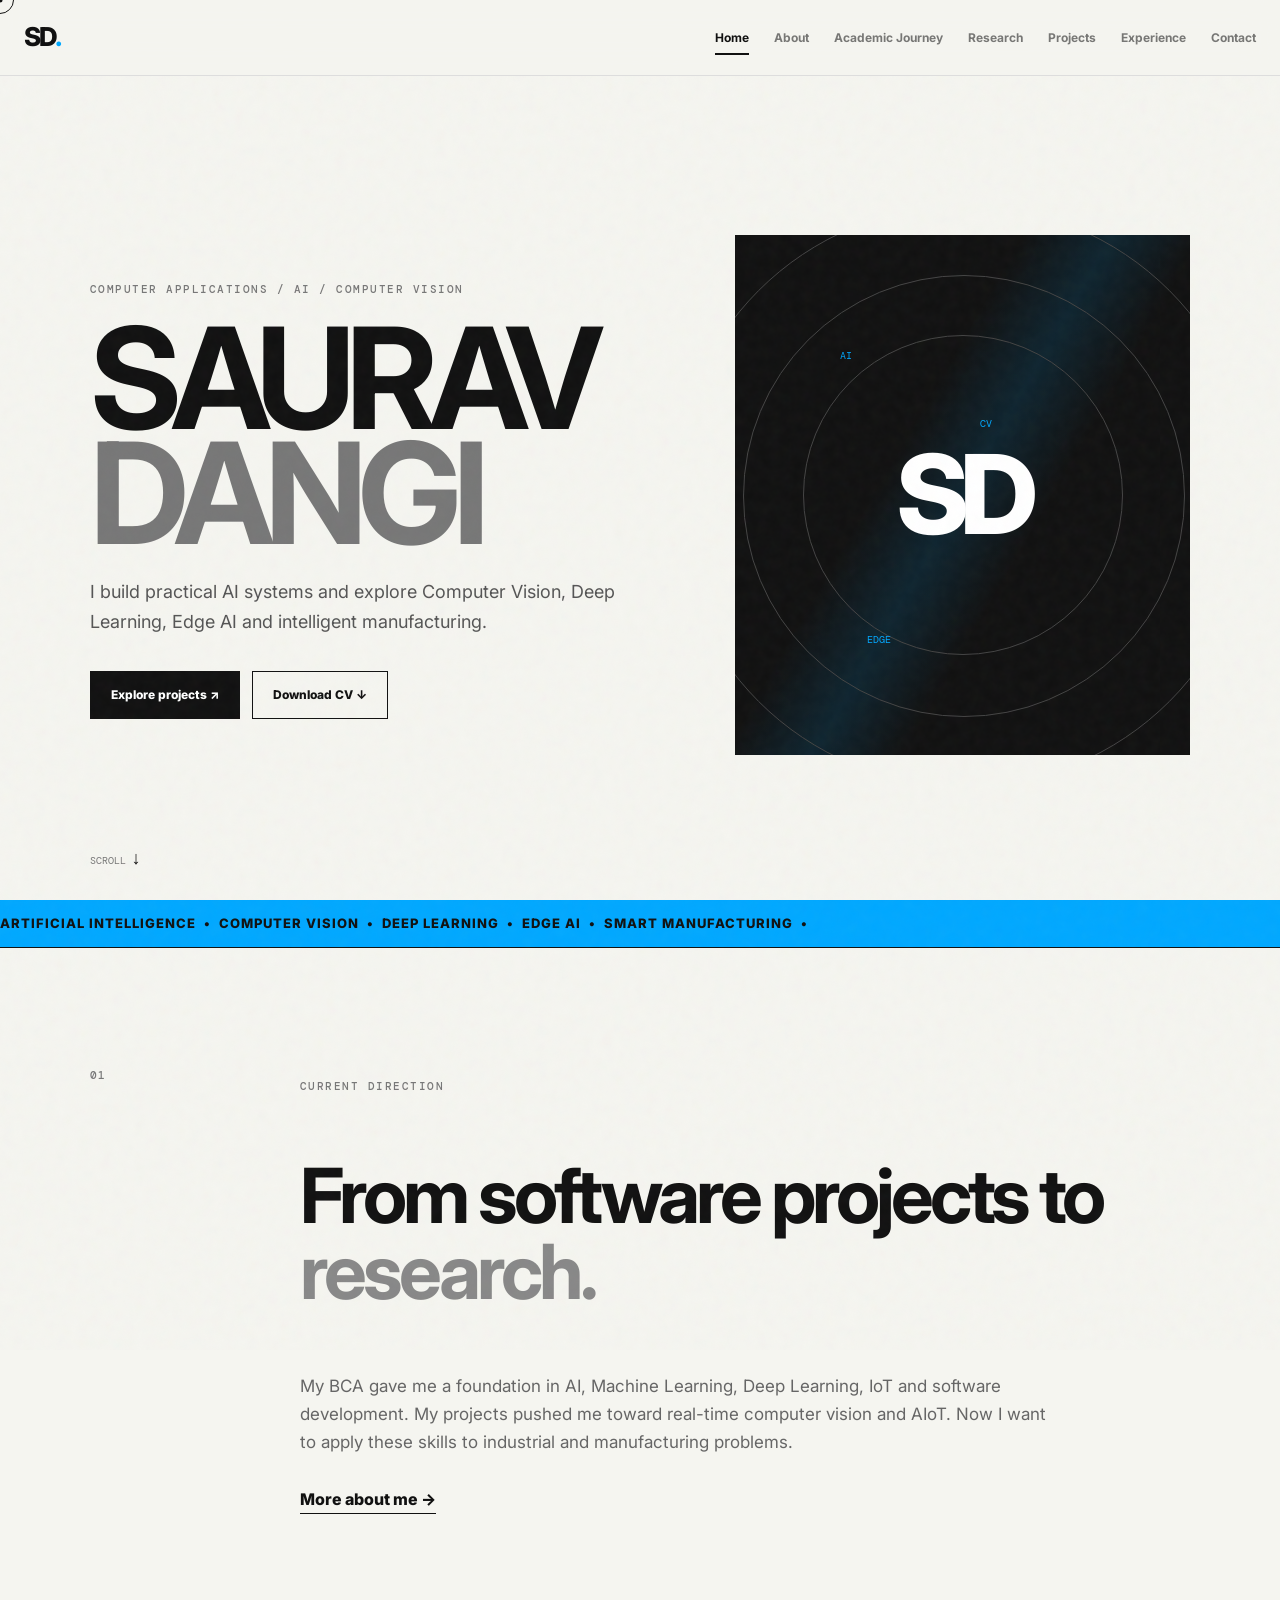
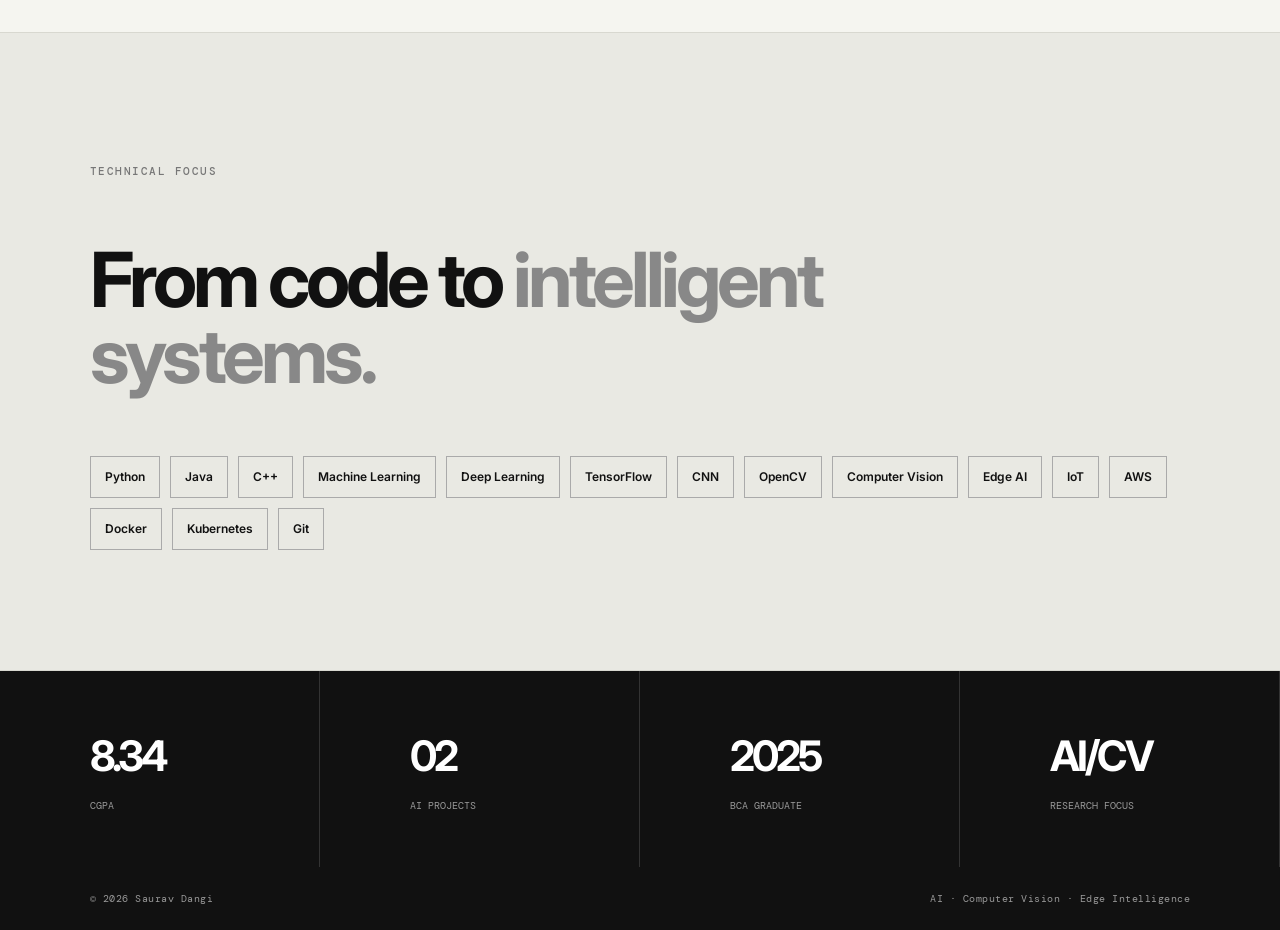
<file: index.html>
<!DOCTYPE html>
<html lang="en">
<head>
<meta charset="UTF-8"><meta name="viewport" content="width=device-width,initial-scale=1">
<meta name="description" content="Saurav Dangi — AI, Computer Vision, Edge AI and Smart Manufacturing portfolio">
<title>Saurav Dangi | AI & Computer Vision</title>
<link rel="preconnect" href="https://fonts.googleapis.com"><link rel="preconnect" href="https://fonts.gstatic.com" crossorigin>
<link href="https://fonts.googleapis.com/css2?family=DM+Mono:wght@400;500&family=Inter:wght@400;600;700;800&display=swap" rel="stylesheet">
<link rel="stylesheet" href="style.css">
</head>
<body>
<div class="loader"><div class="loader-name">SD<span>.</span></div><div class="loader-bar"><i></i></div></div>
<div class="cursor"></div><div class="cursor-dot"></div><div class="noise"></div>
<header class="nav"><a class="brand" href="index.html">SD<span>.</span></a><button class="menu" aria-label="menu">☰</button>
<nav><a class="active" href="index.html">Home</a><a href="about.html">About</a><a href="academic.html">Academic Journey</a><a href="research.html">Research</a><a href="projects.html">Projects</a><a href="experience.html">Experience</a><a href="contact.html">Contact</a></nav></header>
<main>
<section class="hero">
<div class="hero-grid">
<div class="hero-copy reveal"><p class="kicker">COMPUTER APPLICATIONS / AI / COMPUTER VISION</p><h1>SAURAV<br><em>DANGI</em></h1>
<p class="lead">I build practical AI systems and explore Computer Vision, Deep Learning, Edge AI and intelligent manufacturing.</p>
<div class="buttons"><a class="btn fill magnetic" href="projects.html">Explore projects ↗</a><a class="btn magnetic" href="CV_Saurav.pdf" download>Download CV ↓</a></div>
</div>
<div class="hero-visual reveal"><div class="rings"></div><div class="core">SD</div><span class="orbit-label one">AI</span><span class="orbit-label two">CV</span><span class="orbit-label three">EDGE</span></div>
</div>
<div class="scroll">SCROLL <span>↓</span></div>
</section>
<section class="marquee"><div>ARTIFICIAL INTELLIGENCE&nbsp; • &nbsp;COMPUTER VISION&nbsp; • &nbsp;DEEP LEARNING&nbsp; • &nbsp;EDGE AI&nbsp; • &nbsp;SMART MANUFACTURING&nbsp; • &nbsp;</div><div>ARTIFICIAL INTELLIGENCE&nbsp; • &nbsp;COMPUTER VISION&nbsp; • &nbsp;DEEP LEARNING&nbsp; • &nbsp;EDGE AI&nbsp; • &nbsp;SMART MANUFACTURING&nbsp; • &nbsp;</div></section>
<section class="section intro"><div class="section-number">01</div><div><p class="label">CURRENT DIRECTION</p><h2>From software projects to <span>research.</span></h2><p class="text">My BCA gave me a foundation in AI, Machine Learning, Deep Learning, IoT and software development. My projects pushed me toward real-time computer vision and AIoT. Now I want to apply these skills to industrial and manufacturing problems.</p><a class="text-link" href="about.html">More about me →</a></div></section>
<section class="section skill-strip"><div class="section-head"><p class="label">TECHNICAL FOCUS</p><h2>From code to <span>intelligent systems.</span></h2></div><div class="chips"><b>Python</b><b>Java</b><b>C++</b><b>Machine Learning</b><b>Deep Learning</b><b>TensorFlow</b><b>CNN</b><b>OpenCV</b><b>Computer Vision</b><b>Edge AI</b><b>IoT</b><b>AWS</b><b>Docker</b><b>Kubernetes</b><b>Git</b></div></section>
<section class="stats"><div><strong>8.34</strong><span>CGPA</span></div><div><strong>02</strong><span>AI PROJECTS</span></div><div><strong>2025</strong><span>BCA GRADUATE</span></div><div><strong>AI/CV</strong><span>RESEARCH FOCUS</span></div></section>
</main>
<footer><span>© 2026 Saurav Dangi</span><span>AI · Computer Vision · Edge Intelligence</span></footer>
<script src="script.js"></script>
</body></html>
</file>
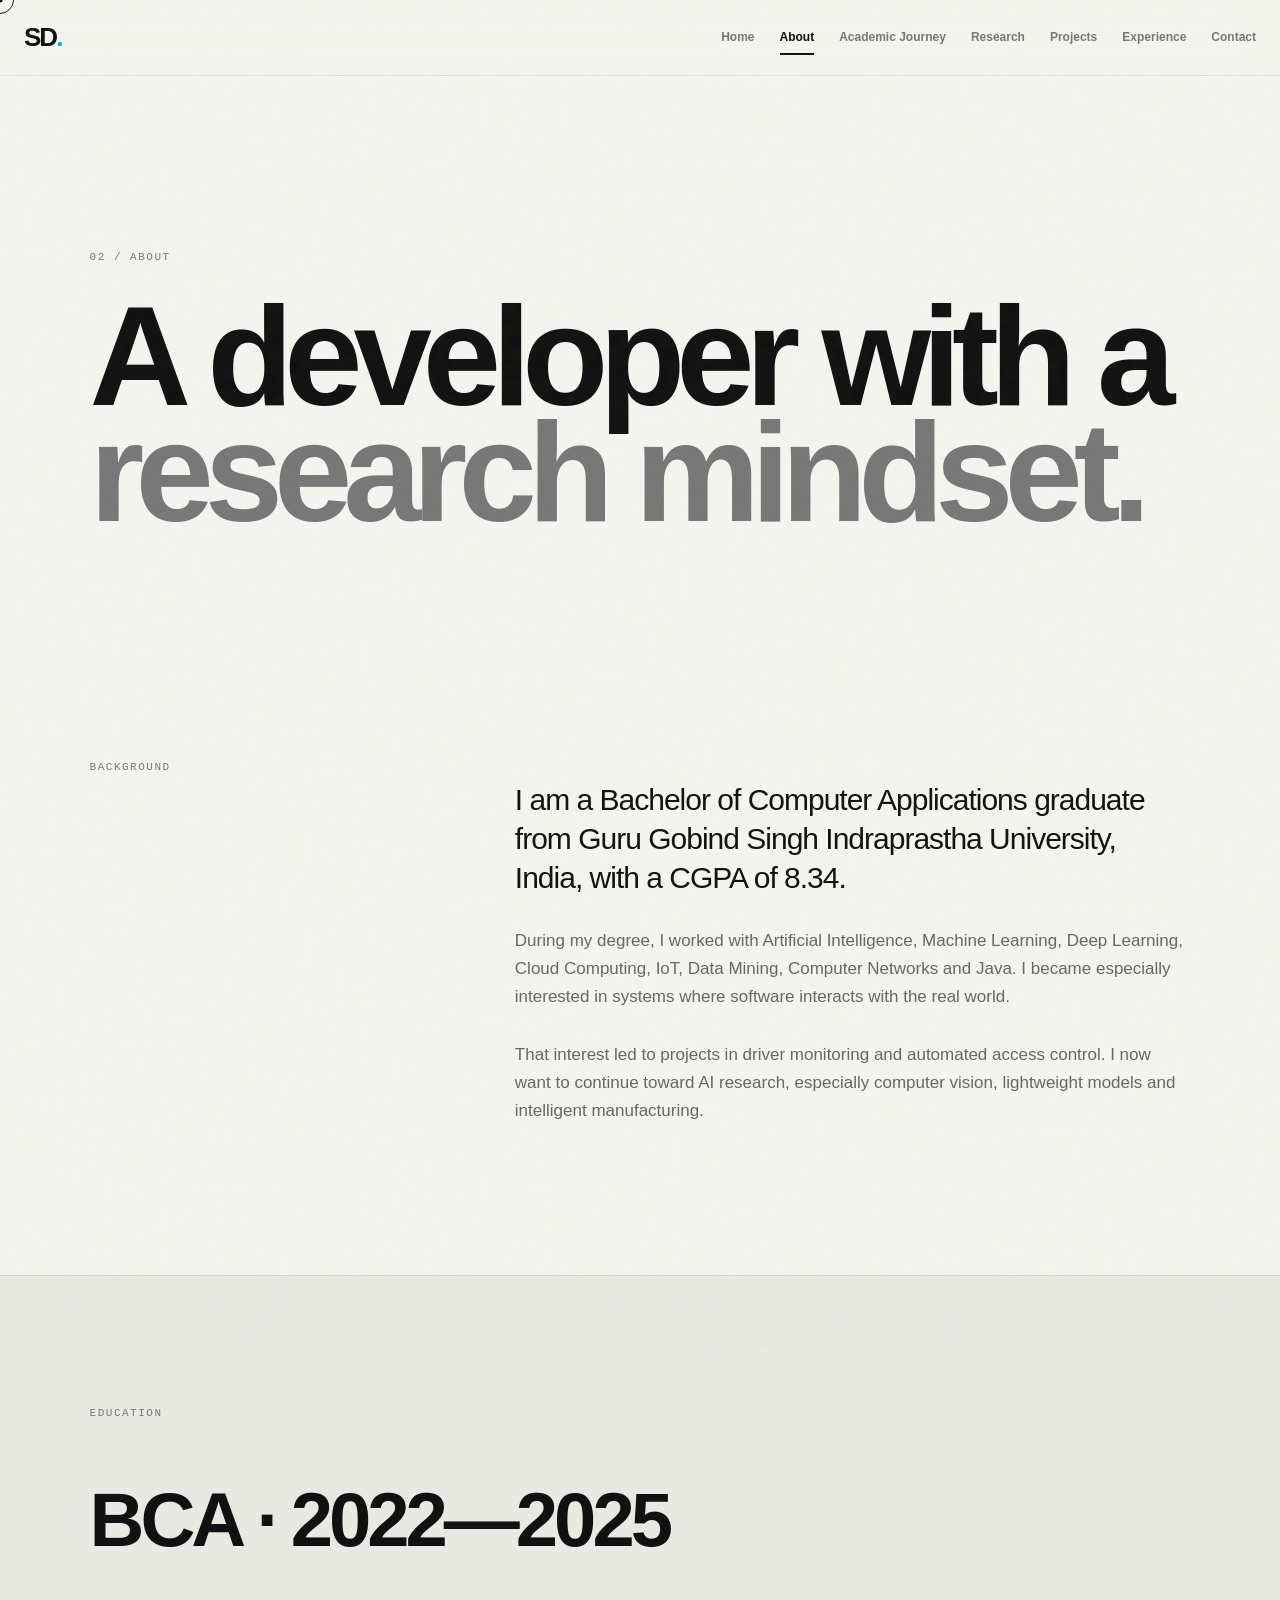
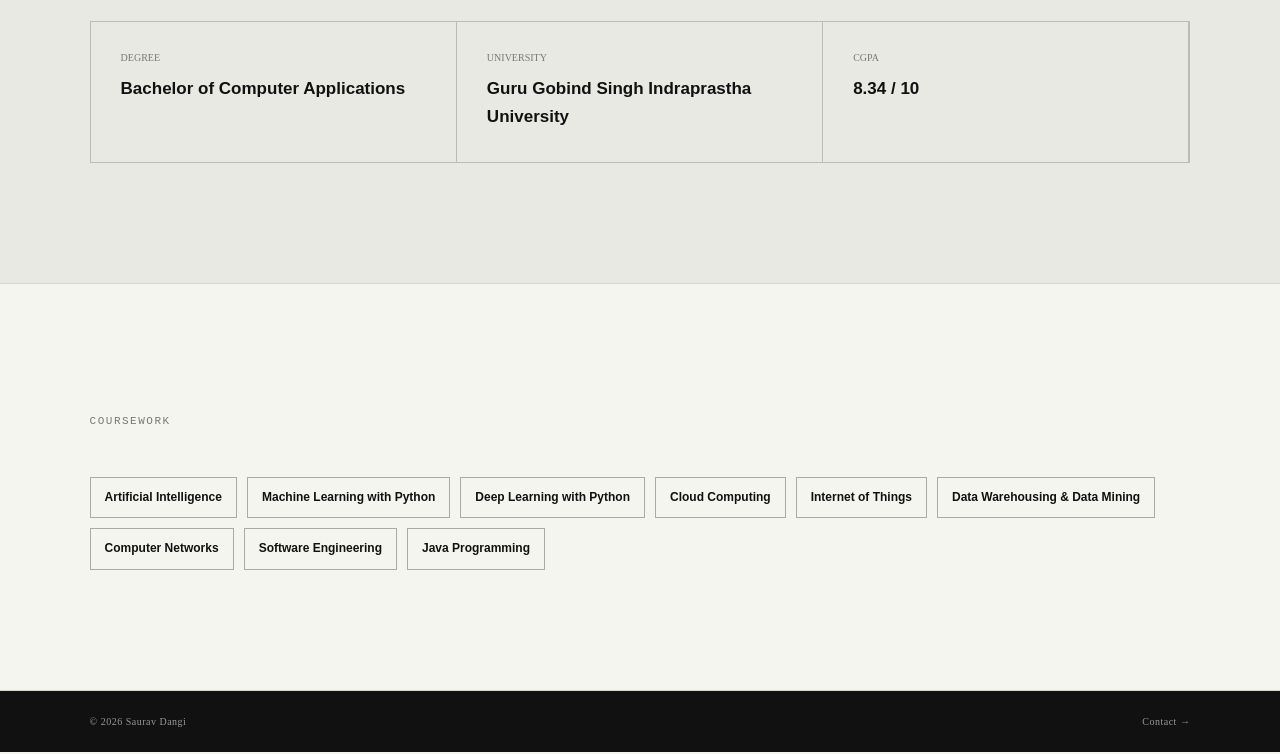
<file: about.html>
<!DOCTYPE html>
<html lang="en"><head><meta charset="UTF-8"><meta name="viewport" content="width=device-width,initial-scale=1">
<title>About | Saurav Dangi</title><link rel="stylesheet" href="style.css"></head>
<body><div class="cursor"></div><div class="cursor-dot"></div><div class="noise"></div>
<header class="nav"><a class="brand" href="index.html">SD<span>.</span></a><button class="menu">☰</button><nav><a href="index.html">Home</a><a class="active" href="about.html">About</a><a href="academic.html">Academic Journey</a><a href="research.html">Research</a><a href="projects.html">Projects</a><a href="experience.html">Experience</a><a href="contact.html">Contact</a></nav></header>
<main><section class="page-hero"><p class="kicker">02 / ABOUT</p><h1 class="reveal">A developer with a<br><em>research mindset.</em></h1></section>
<section class="section two"><div><p class="label">BACKGROUND</p></div><div><p class="bigtext">I am a Bachelor of Computer Applications graduate from Guru Gobind Singh Indraprastha University, India, with a CGPA of 8.34.</p><p class="text">During my degree, I worked with Artificial Intelligence, Machine Learning, Deep Learning, Cloud Computing, IoT, Data Mining, Computer Networks and Java. I became especially interested in systems where software interacts with the real world.</p><p class="text">That interest led to projects in driver monitoring and automated access control. I now want to continue toward AI research, especially computer vision, lightweight models and intelligent manufacturing.</p></div></section>
<section class="section muted"><div class="section-head"><p class="label">EDUCATION</p><h2>BCA · 2022—2025</h2></div><div class="education-card"><div><span>DEGREE</span><strong>Bachelor of Computer Applications</strong></div><div><span>UNIVERSITY</span><strong>Guru Gobind Singh Indraprastha University</strong></div><div><span>CGPA</span><strong>8.34 / 10</strong></div></div></section>
<section class="section"><div class="section-head"><p class="label">COURSEWORK</p></div><div class="chips"><b>Artificial Intelligence</b><b>Machine Learning with Python</b><b>Deep Learning with Python</b><b>Cloud Computing</b><b>Internet of Things</b><b>Data Warehousing & Data Mining</b><b>Computer Networks</b><b>Software Engineering</b><b>Java Programming</b></div></section></main>
<footer><span>© 2026 Saurav Dangi</span><a href="contact.html">Contact →</a></footer><script src="script.js"></script></body></html>
</file>
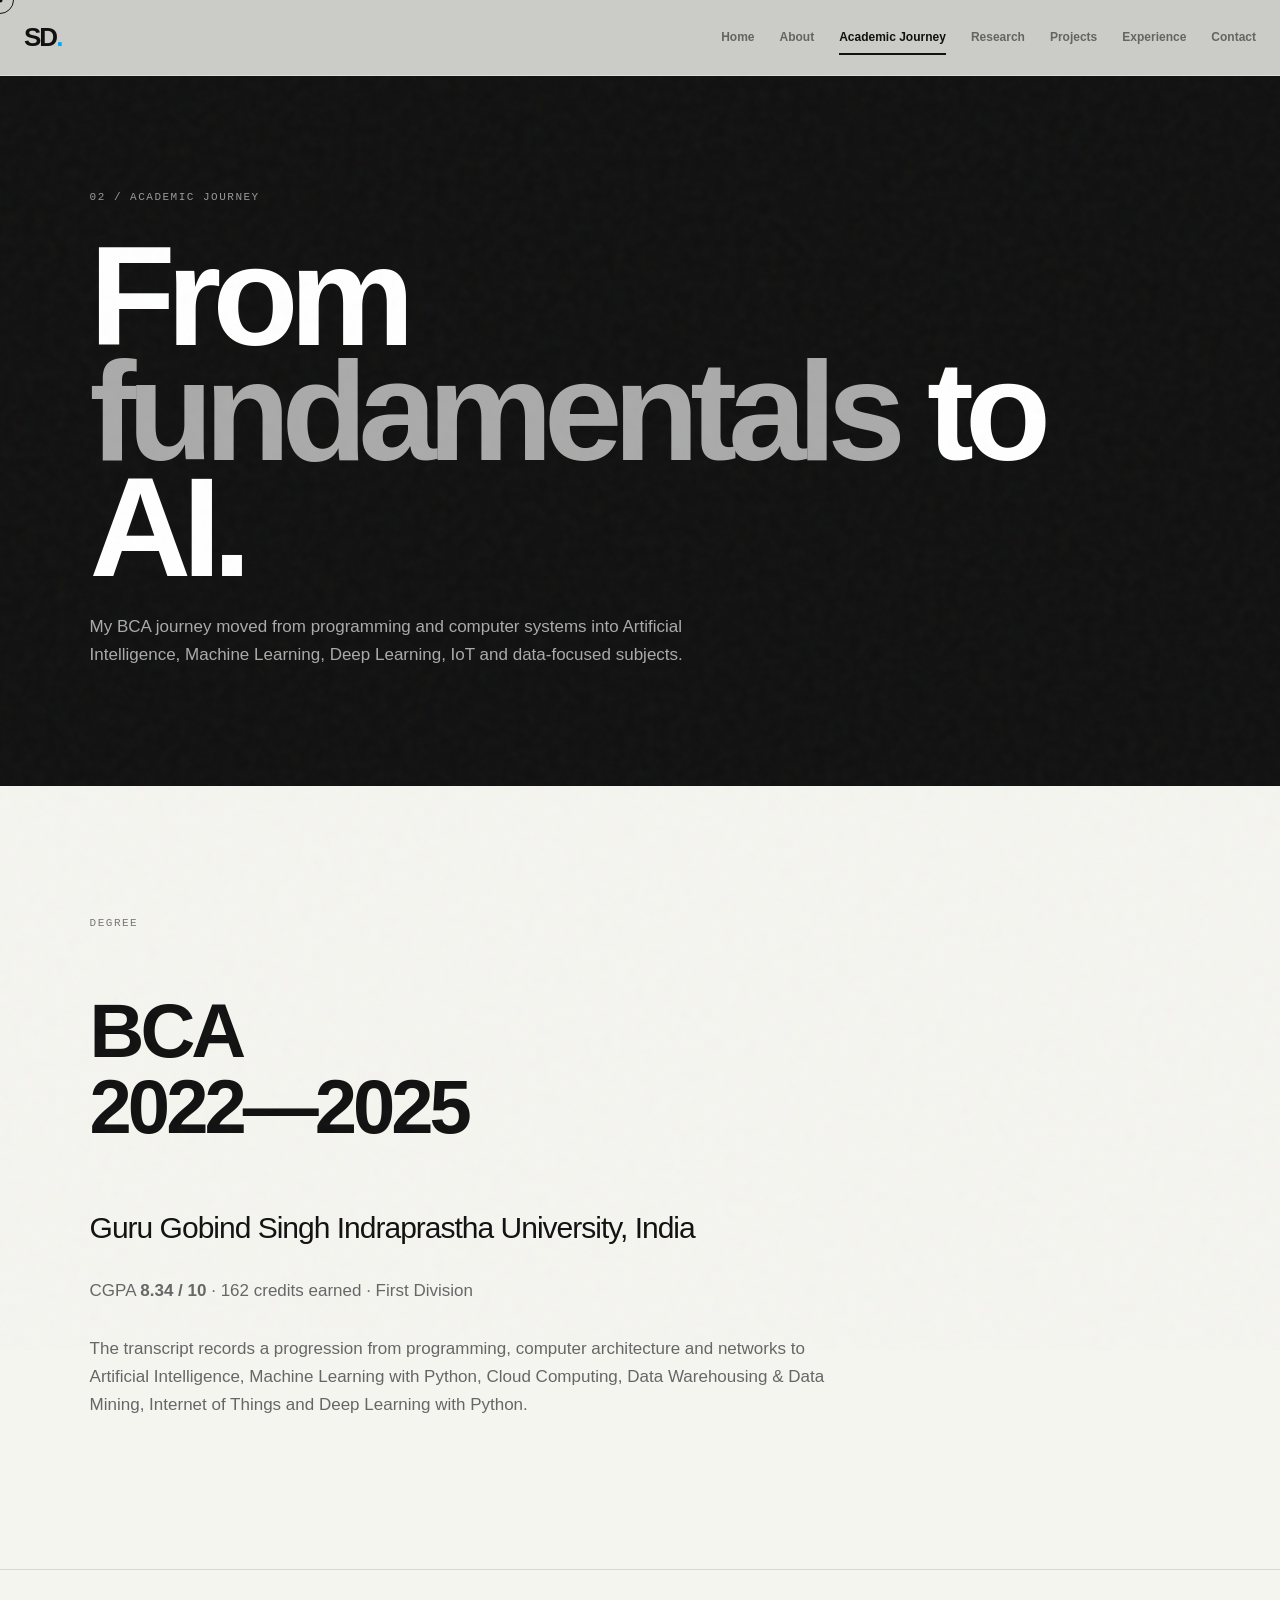
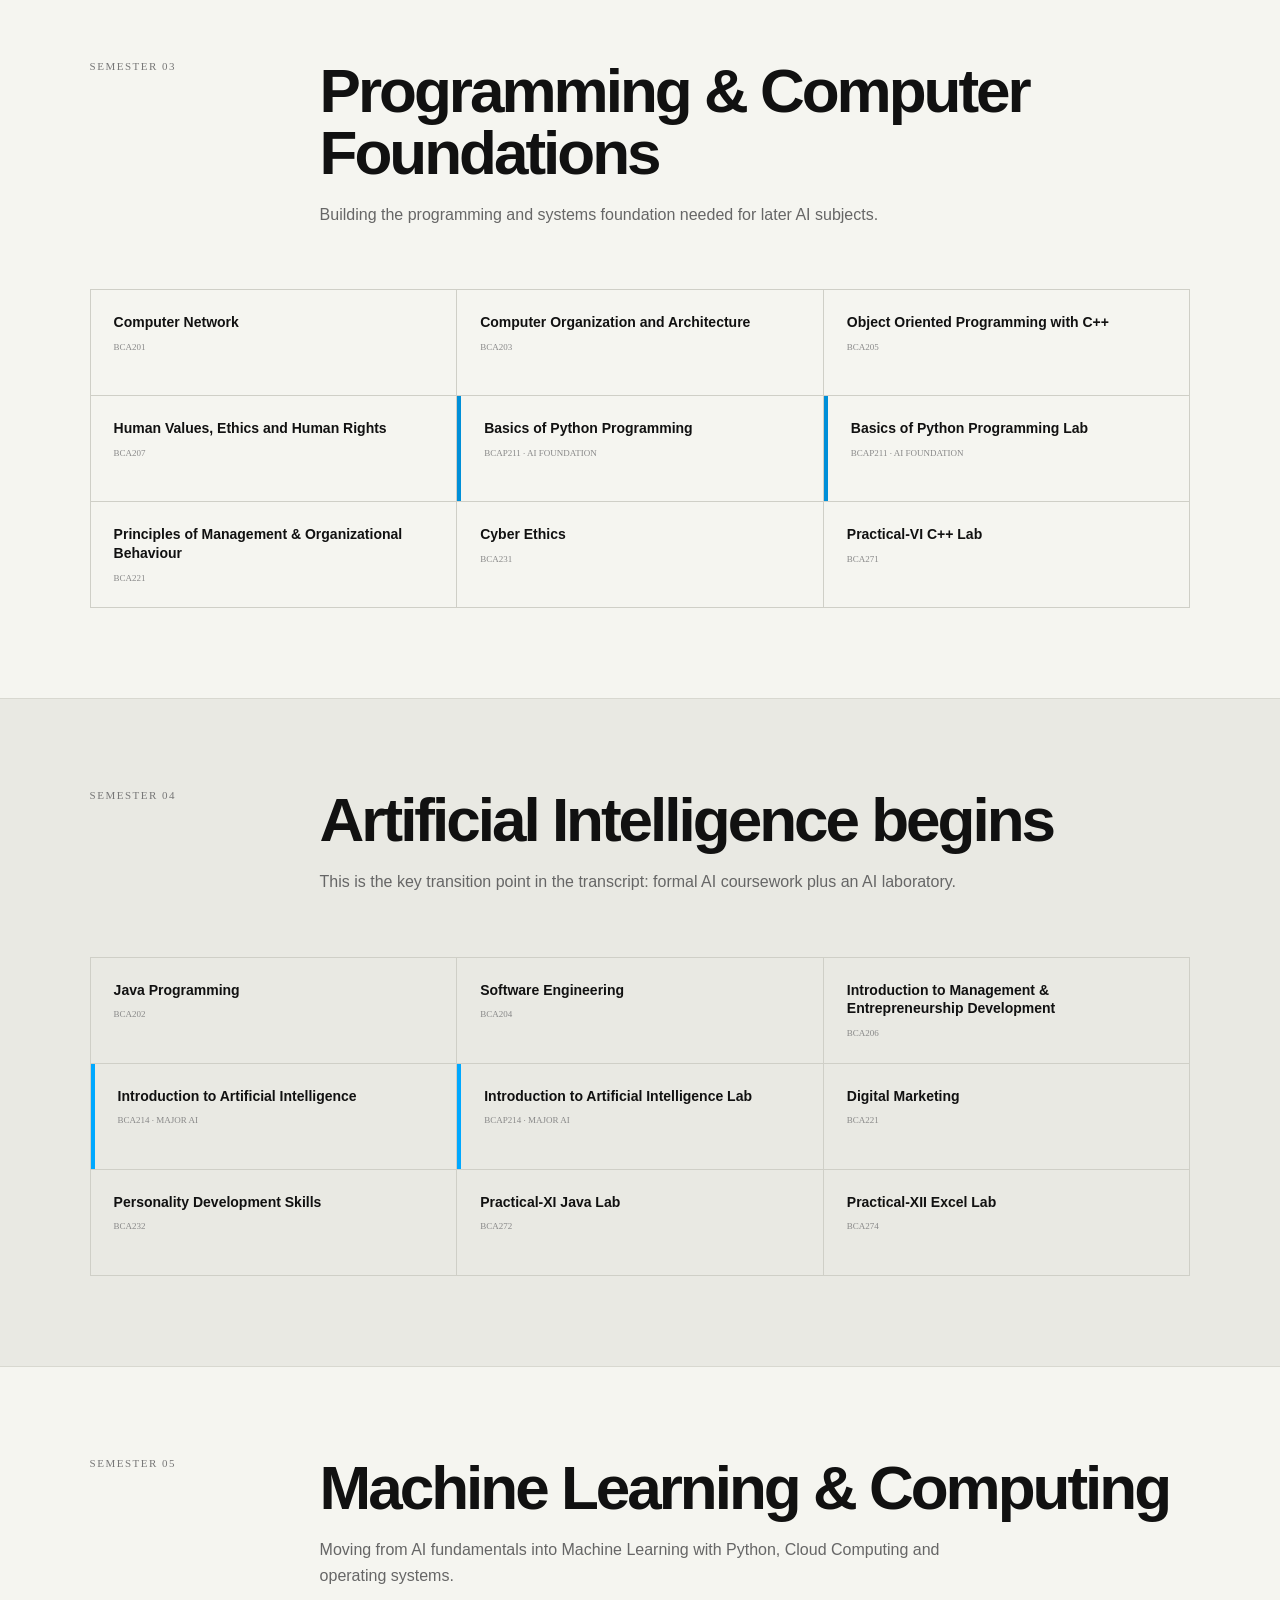
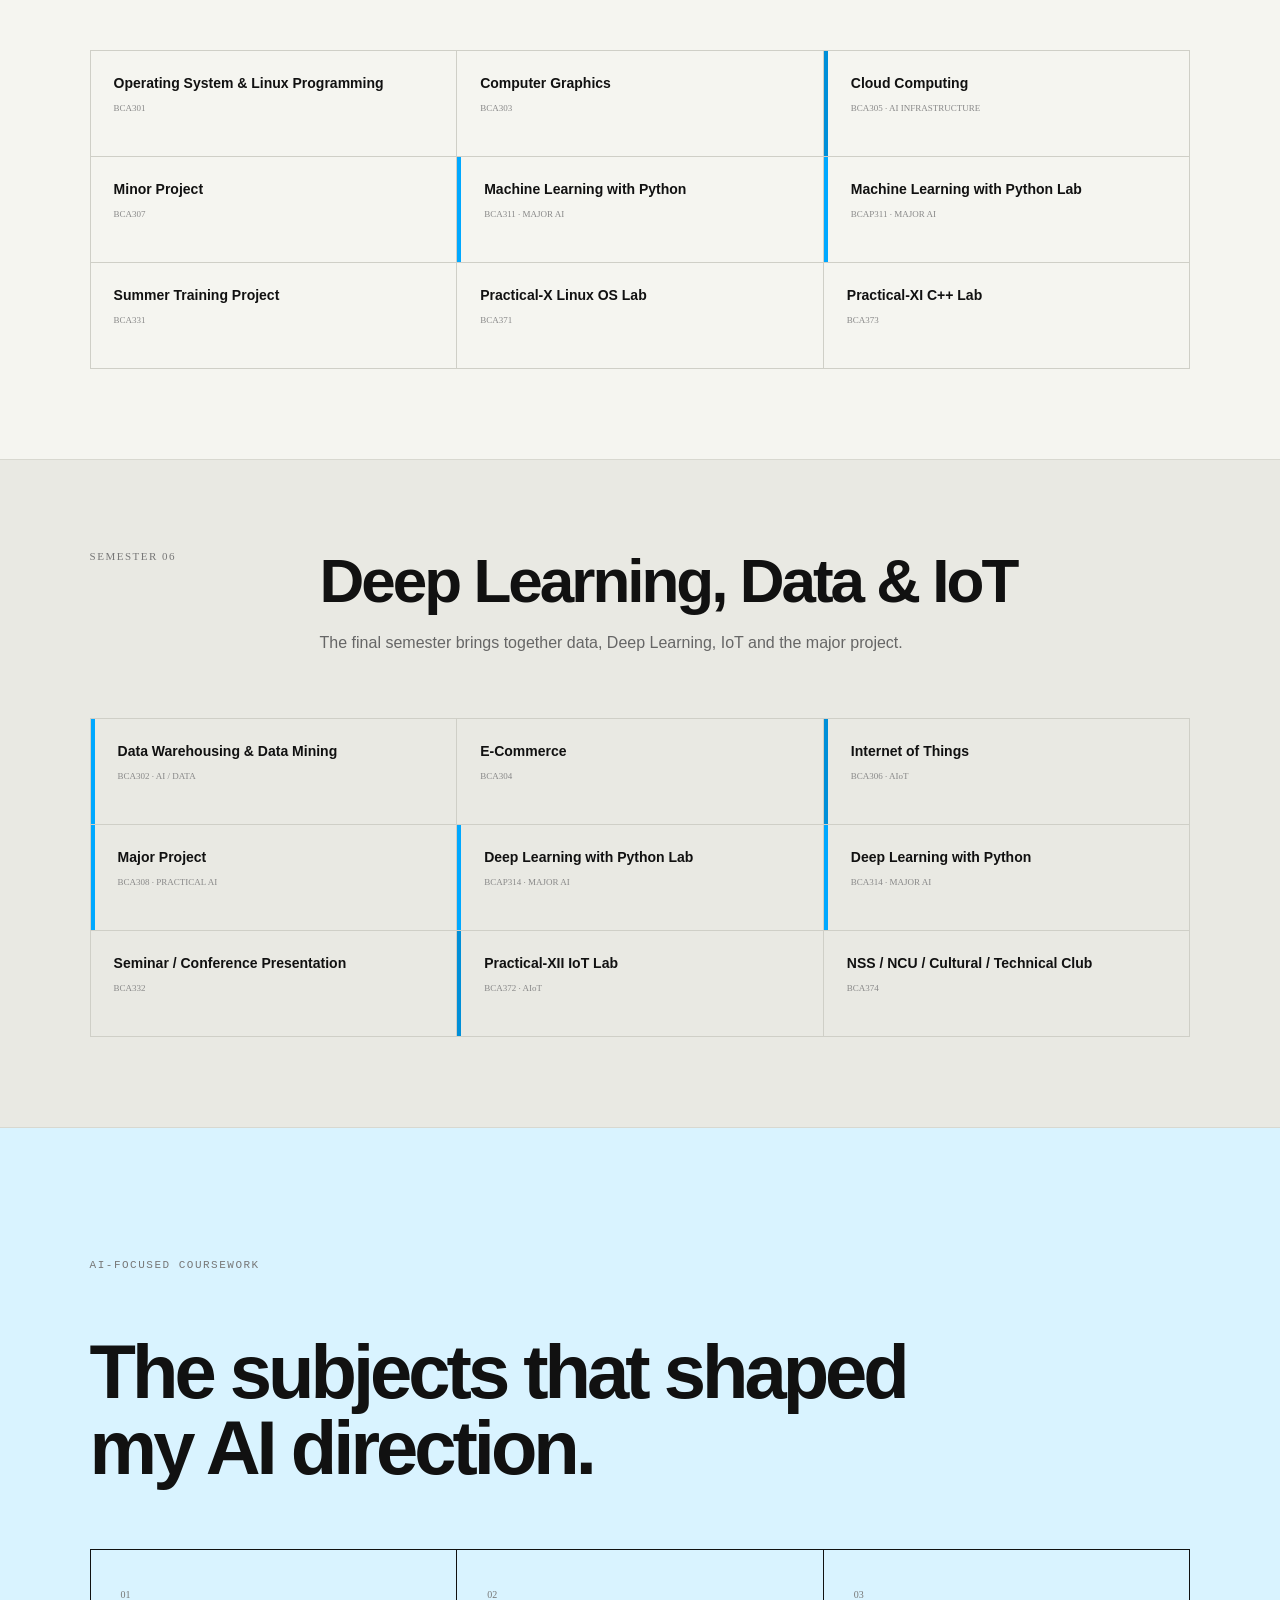
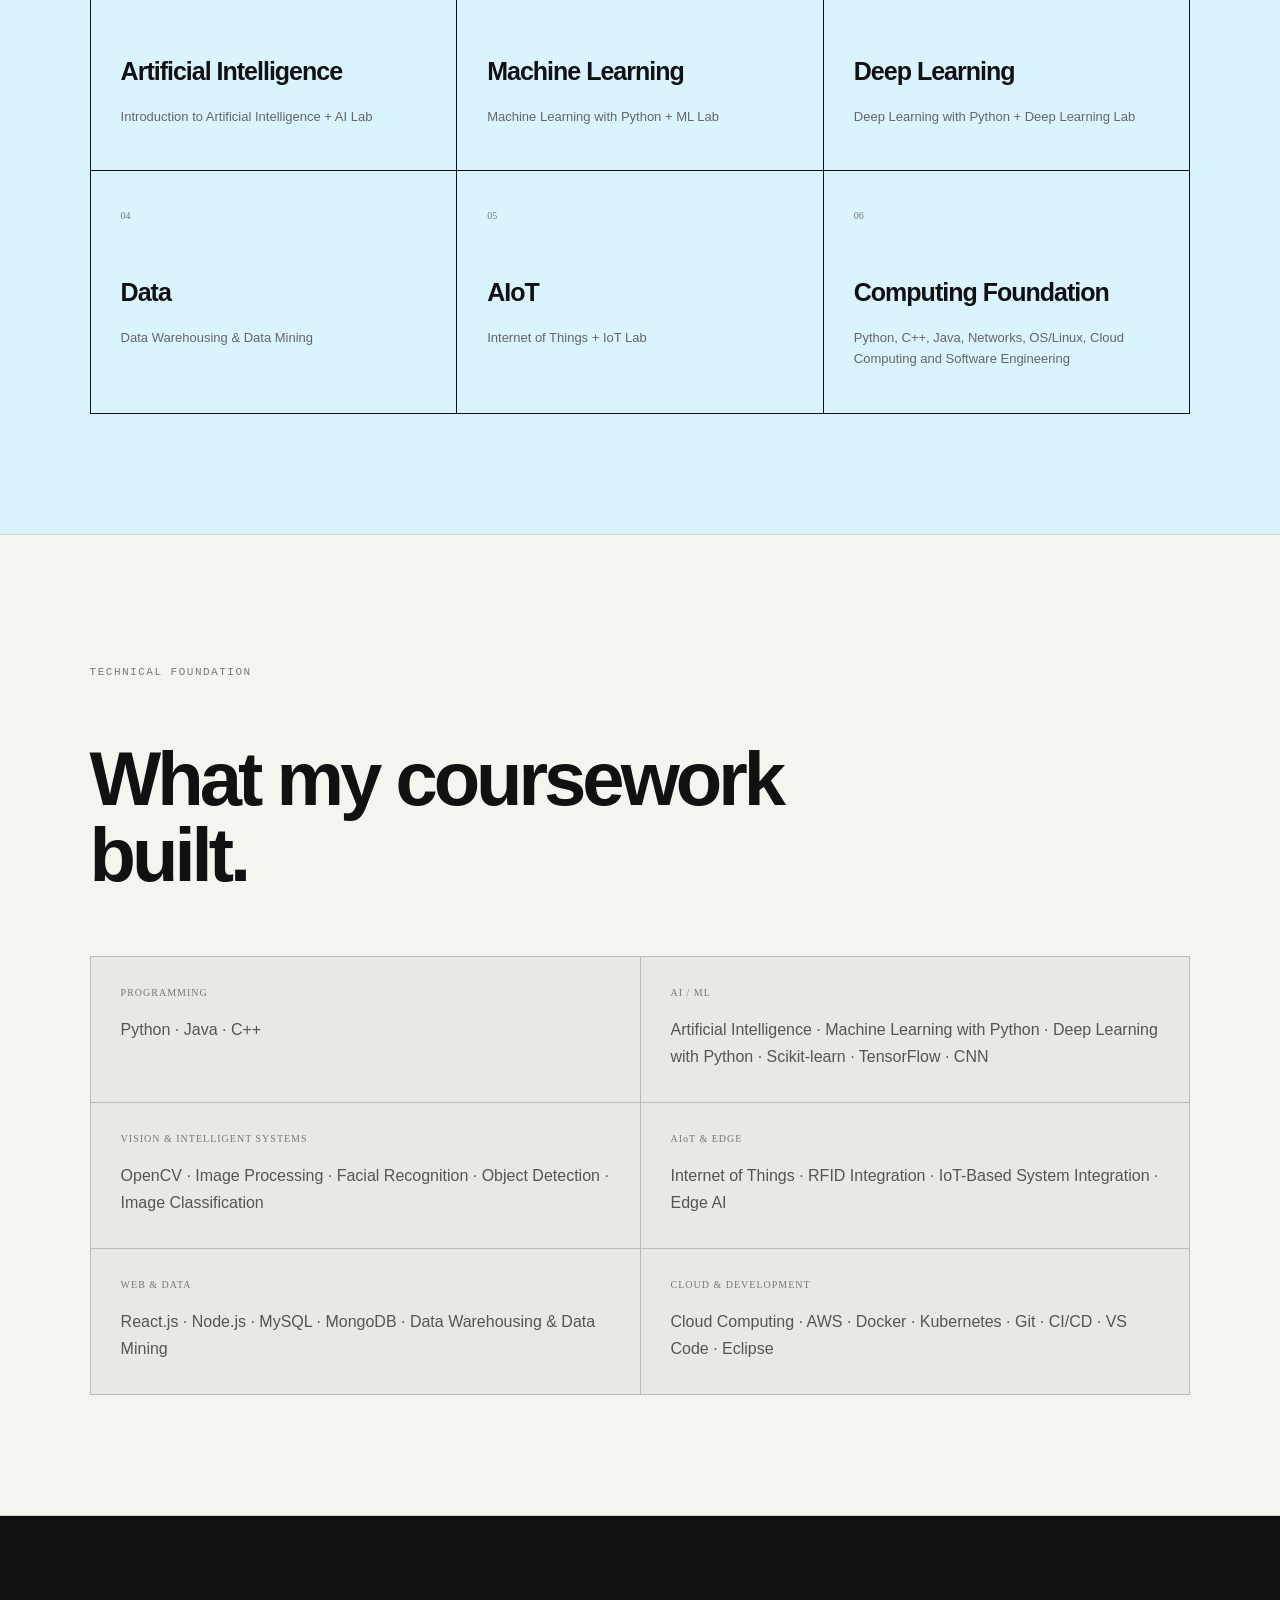
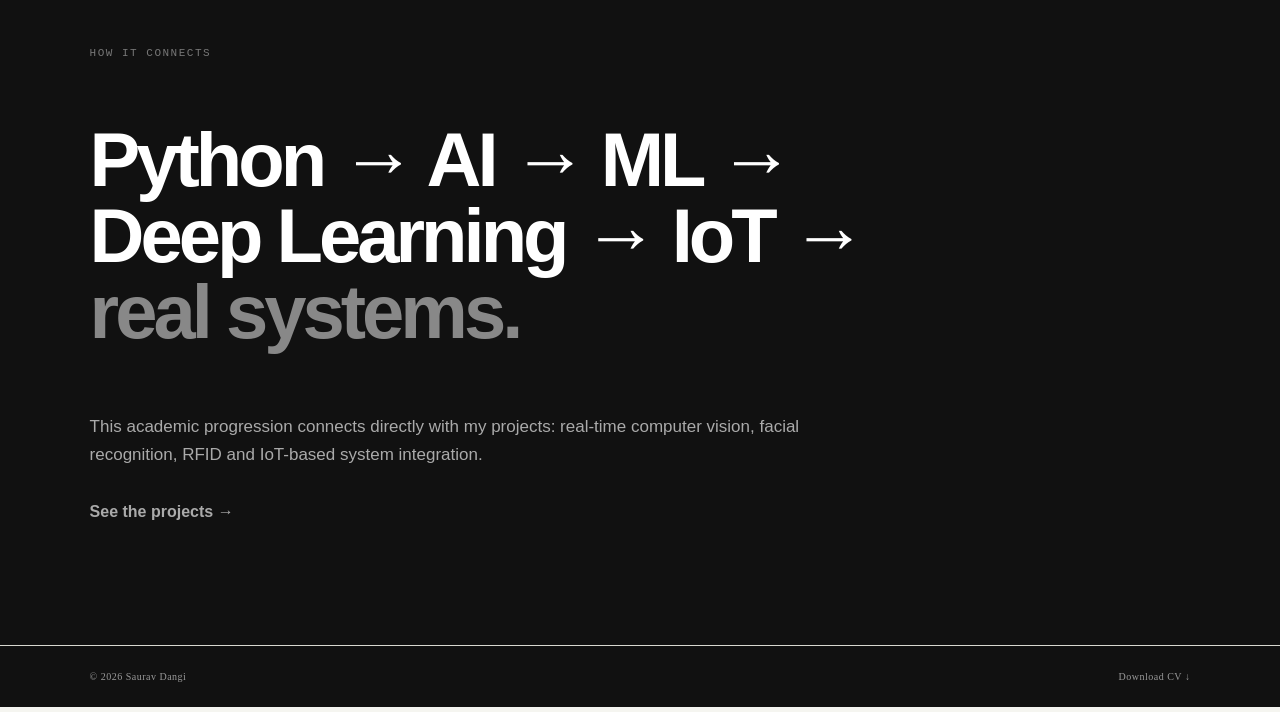
<file: academic.html>
<!DOCTYPE html>
<html lang="en"><head><meta charset="UTF-8"><meta name="viewport" content="width=device-width,initial-scale=1">
<title>Academic Journey | Saurav Dangi</title><link rel="stylesheet" href="style.css"></head>
<body><div class="cursor"></div><div class="cursor-dot"></div><div class="noise"></div>
<header class="nav"><a class="brand" href="index.html">SD<span>.</span></a><button class="menu">☰</button>
<nav><a href="index.html">Home</a><a href="about.html">About</a><a class="active" href="academic.html">Academic Journey</a><a href="research.html">Research</a><a href="projects.html">Projects</a><a href="experience.html">Experience</a><a href="contact.html">Contact</a></nav></header>

<main>
<section class="page-hero dark-hero">
<p class="kicker">02 / ACADEMIC JOURNEY</p>
<h1 class="reveal">From<br><em>fundamentals</em> to AI.</h1>
<p class="hero-sub">My BCA journey moved from programming and computer systems into Artificial Intelligence, Machine Learning, Deep Learning, IoT and data-focused subjects.</p>
</section>

<section class="section journey-intro">
<div><p class="label">DEGREE</p><h2>BCA<br>2022—2025</h2></div>
<div>
<p class="bigtext">Guru Gobind Singh Indraprastha University, India</p>
<p class="text">CGPA <strong>8.34 / 10</strong> · 162 credits earned · First Division</p>
<p class="text">The transcript records a progression from programming, computer architecture and networks to Artificial Intelligence, Machine Learning with Python, Cloud Computing, Data Warehousing & Data Mining, Internet of Things and Deep Learning with Python.</p>
</div>
</section>

<section class="semester">
<div class="semester-head"><span>SEMESTER 03</span><h2>Programming & Computer Foundations</h2><p>Building the programming and systems foundation needed for later AI subjects.</p></div>
<div class="subject-grid">
<div><b>Computer Network</b><small>BCA201</small></div>
<div><b>Computer Organization and Architecture</b><small>BCA203</small></div>
<div><b>Object Oriented Programming with C++</b><small>BCA205</small></div>
<div><b>Human Values, Ethics and Human Rights</b><small>BCA207</small></div>
<div class="ai-prep"><b>Basics of Python Programming</b><small>BCAP211 · AI FOUNDATION</small></div>
<div class="ai-prep"><b>Basics of Python Programming Lab</b><small>BCAP211 · AI FOUNDATION</small></div>
<div><b>Principles of Management & Organizational Behaviour</b><small>BCA221</small></div>
<div><b>Cyber Ethics</b><small>BCA231</small></div>
<div><b>Practical-VI C++ Lab</b><small>BCA271</small></div>
</div>
</section>

<section class="semester highlight">
<div class="semester-head"><span>SEMESTER 04</span><h2>Artificial Intelligence begins</h2><p>This is the key transition point in the transcript: formal AI coursework plus an AI laboratory.</p></div>
<div class="subject-grid">
<div><b>Java Programming</b><small>BCA202</small></div>
<div><b>Software Engineering</b><small>BCA204</small></div>
<div><b>Introduction to Management & Entrepreneurship Development</b><small>BCA206</small></div>
<div class="ai-major"><b>Introduction to Artificial Intelligence</b><small>BCA214 · MAJOR AI</small></div>
<div class="ai-major"><b>Introduction to Artificial Intelligence Lab</b><small>BCAP214 · MAJOR AI</small></div>
<div><b>Digital Marketing</b><small>BCA221</small></div>
<div><b>Personality Development Skills</b><small>BCA232</small></div>
<div><b>Practical-XI Java Lab</b><small>BCA272</small></div>
<div><b>Practical-XII Excel Lab</b><small>BCA274</small></div>
</div>
</section>

<section class="semester">
<div class="semester-head"><span>SEMESTER 05</span><h2>Machine Learning & Computing</h2><p>Moving from AI fundamentals into Machine Learning with Python, Cloud Computing and operating systems.</p></div>
<div class="subject-grid">
<div><b>Operating System & Linux Programming</b><small>BCA301</small></div>
<div><b>Computer Graphics</b><small>BCA303</small></div>
<div class="ai-support"><b>Cloud Computing</b><small>BCA305 · AI INFRASTRUCTURE</small></div>
<div><b>Minor Project</b><small>BCA307</small></div>
<div class="ai-major"><b>Machine Learning with Python</b><small>BCA311 · MAJOR AI</small></div>
<div class="ai-major"><b>Machine Learning with Python Lab</b><small>BCAP311 · MAJOR AI</small></div>
<div><b>Summer Training Project</b><small>BCA331</small></div>
<div><b>Practical-X Linux OS Lab</b><small>BCA371</small></div>
<div><b>Practical-XI C++ Lab</b><small>BCA373</small></div>
</div>
</section>

<section class="semester highlight">
<div class="semester-head"><span>SEMESTER 06</span><h2>Deep Learning, Data & IoT</h2><p>The final semester brings together data, Deep Learning, IoT and the major project.</p></div>
<div class="subject-grid">
<div class="ai-major"><b>Data Warehousing & Data Mining</b><small>BCA302 · AI / DATA</small></div>
<div><b>E-Commerce</b><small>BCA304</small></div>
<div class="ai-support"><b>Internet of Things</b><small>BCA306 · AIoT</small></div>
<div class="ai-project"><b>Major Project</b><small>BCA308 · PRACTICAL AI</small></div>
<div class="ai-major"><b>Deep Learning with Python Lab</b><small>BCAP314 · MAJOR AI</small></div>
<div class="ai-major"><b>Deep Learning with Python</b><small>BCA314 · MAJOR AI</small></div>
<div><b>Seminar / Conference Presentation</b><small>BCA332</small></div>
<div class="ai-support"><b>Practical-XII IoT Lab</b><small>BCA372 · AIoT</small></div>
<div><b>NSS / NCU / Cultural / Technical Club</b><small>BCA374</small></div>
</div>
</section>

<section class="section ai-map">
<div class="section-head"><p class="label">AI-FOCUSED COURSEWORK</p><h2>The subjects that shaped my AI direction.</h2></div>
<div class="ai-map-grid">
<div><span>01</span><h3>Artificial Intelligence</h3><p>Introduction to Artificial Intelligence + AI Lab</p></div>
<div><span>02</span><h3>Machine Learning</h3><p>Machine Learning with Python + ML Lab</p></div>
<div><span>03</span><h3>Deep Learning</h3><p>Deep Learning with Python + Deep Learning Lab</p></div>
<div><span>04</span><h3>Data</h3><p>Data Warehousing & Data Mining</p></div>
<div><span>05</span><h3>AIoT</h3><p>Internet of Things + IoT Lab</p></div>
<div><span>06</span><h3>Computing Foundation</h3><p>Python, C++, Java, Networks, OS/Linux, Cloud Computing and Software Engineering</p></div>
</div>
</section>

<section class="section skills-from-academics"><div class="section-head"><p class="label">TECHNICAL FOUNDATION</p><h2>What my coursework built.</h2></div><div class="academic-skills-grid">
<div><span>PROGRAMMING</span><p>Python · Java · C++</p></div>
<div><span>AI / ML</span><p>Artificial Intelligence · Machine Learning with Python · Deep Learning with Python · Scikit-learn · TensorFlow · CNN</p></div>
<div><span>VISION & INTELLIGENT SYSTEMS</span><p>OpenCV · Image Processing · Facial Recognition · Object Detection · Image Classification</p></div>
<div><span>AIoT & EDGE</span><p>Internet of Things · RFID Integration · IoT-Based System Integration · Edge AI</p></div>
<div><span>WEB & DATA</span><p>React.js · Node.js · MySQL · MongoDB · Data Warehousing & Data Mining</p></div>
<div><span>CLOUD & DEVELOPMENT</span><p>Cloud Computing · AWS · Docker · Kubernetes · Git · CI/CD · VS Code · Eclipse</p></div>
</div></section>
<section class="section dark"><p class="label">HOW IT CONNECTS</p><h2>Python → AI → ML → Deep Learning → IoT → <span>real systems.</span></h2>
<p class="text light">This academic progression connects directly with my projects: real-time computer vision, facial recognition, RFID and IoT-based system integration.</p>
<a class="text-link light" href="projects.html">See the projects →</a></section>
</main>
<footer><span>© 2026 Saurav Dangi</span><a href="CV_Saurav.pdf" download>Download CV ↓</a></footer>
<script src="script.js"></script></body></html>
</file>
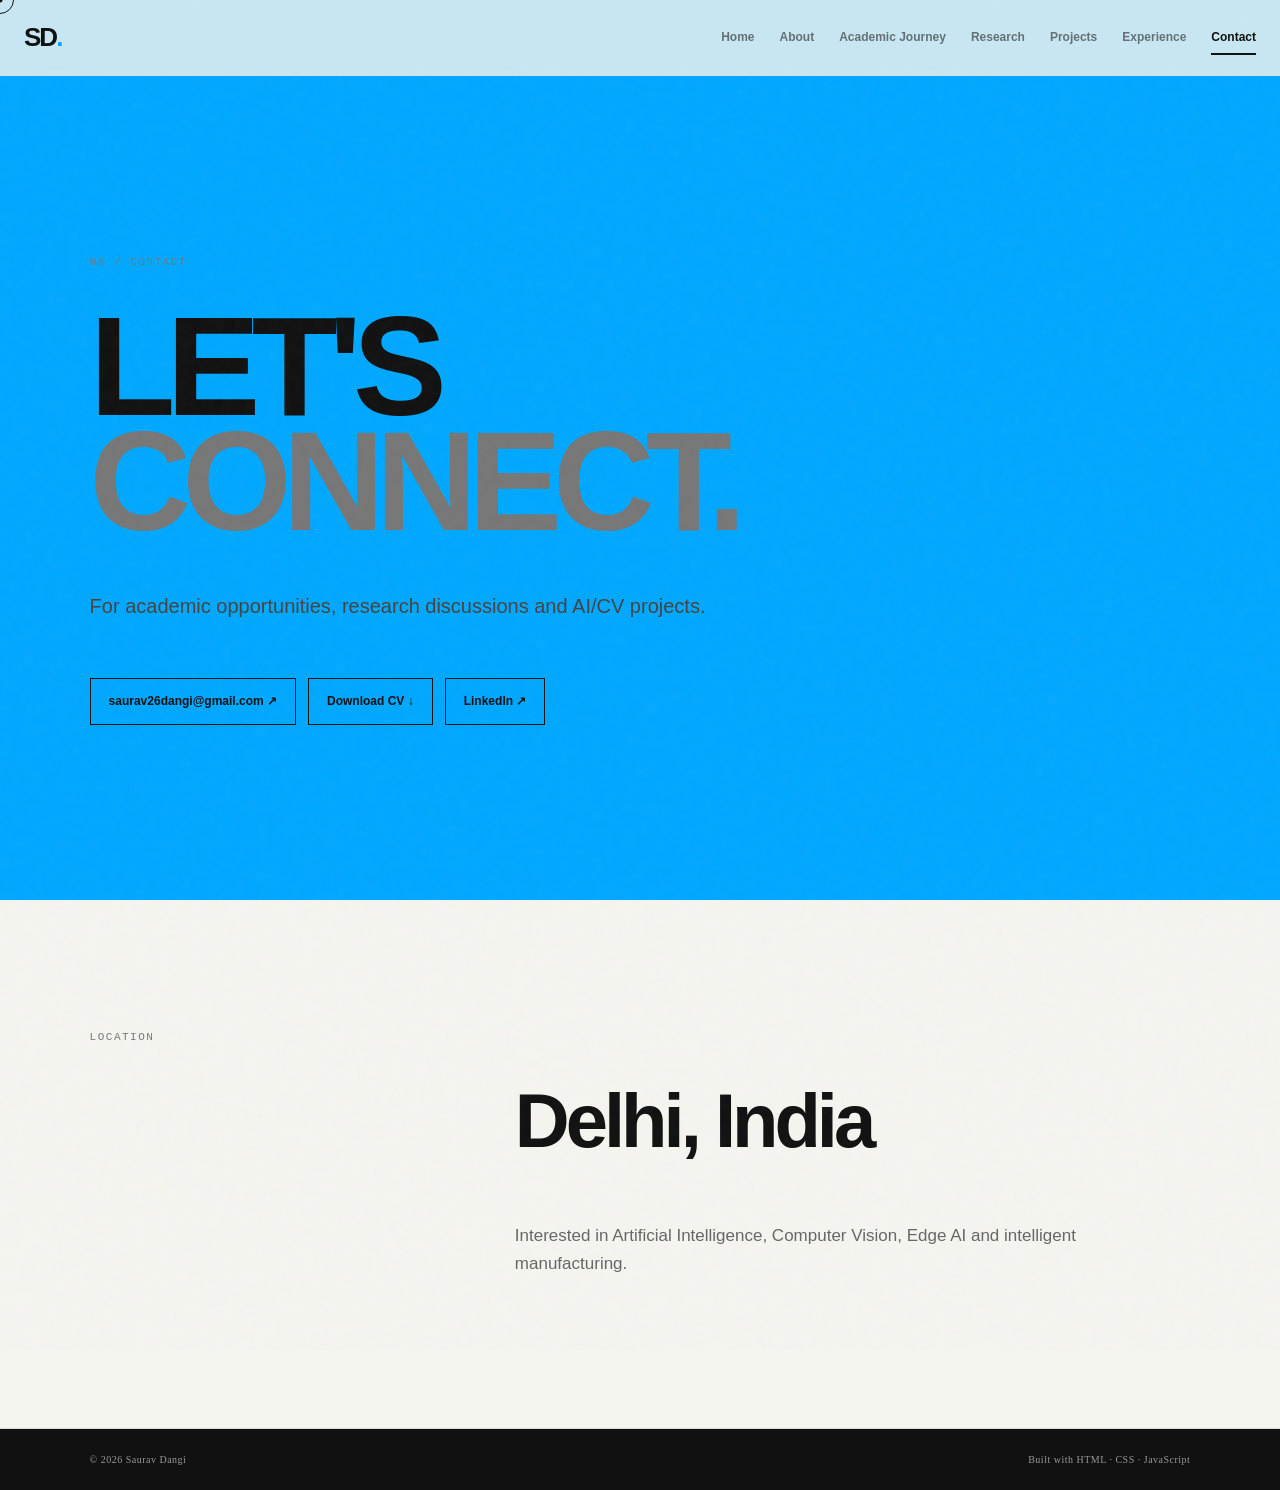
<file: contact.html>
<!DOCTYPE html>
<html lang="en"><head><meta charset="UTF-8"><meta name="viewport" content="width=device-width,initial-scale=1">
<title>Contact | Saurav Dangi</title><link rel="stylesheet" href="style.css"></head>
<body><div class="cursor"></div><div class="cursor-dot"></div><div class="noise"></div>
<header class="nav"><a class="brand" href="index.html">SD<span>.</span></a><button class="menu">☰</button><nav><a href="index.html">Home</a><a href="about.html">About</a><a href="academic.html">Academic Journey</a><a href="research.html">Research</a><a href="projects.html">Projects</a><a href="experience.html">Experience</a><a class="active" href="contact.html">Contact</a></nav></header>
<main><section class="contact-hero"><p class="kicker">06 / CONTACT</p><h1>LET'S<br><em>CONNECT.</em></h1><p>For academic opportunities, research discussions and AI/CV projects.</p><div class="contact-links"><a href="mailto:saurav26dangi@gmail.com">saurav26dangi@gmail.com ↗</a><a href="CV_Saurav.pdf" download>Download CV ↓</a><a href="http://www.linkedin.com/in/saurav-dangi371" target="_blank">LinkedIn ↗</a></div></section>
<section class="section"><div class="two"><div><p class="label">LOCATION</p></div><div><h2>Delhi, India</h2><p class="text">Interested in Artificial Intelligence, Computer Vision, Edge AI and intelligent manufacturing.</p></div></div></section></main>
<footer><span>© 2026 Saurav Dangi</span><span>Built with HTML · CSS · JavaScript</span></footer><script src="script.js"></script></body></html>
</file>
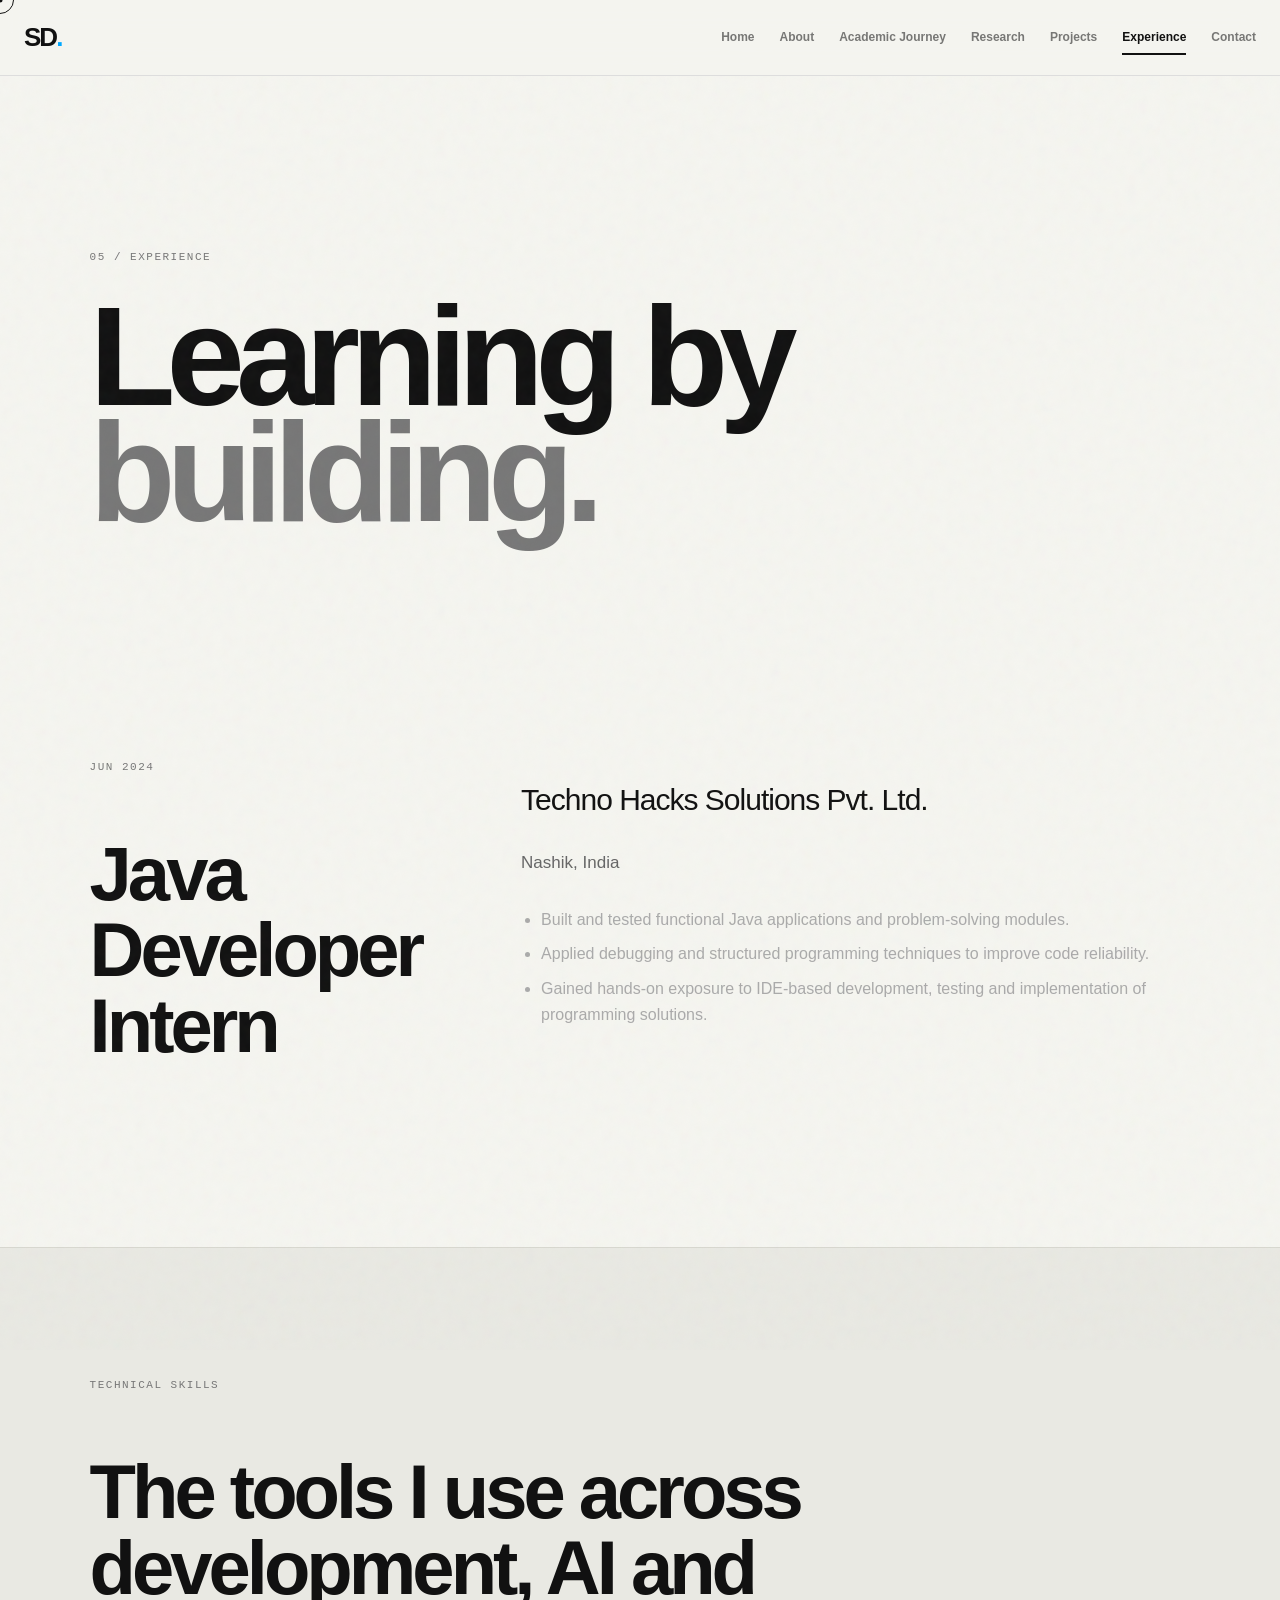
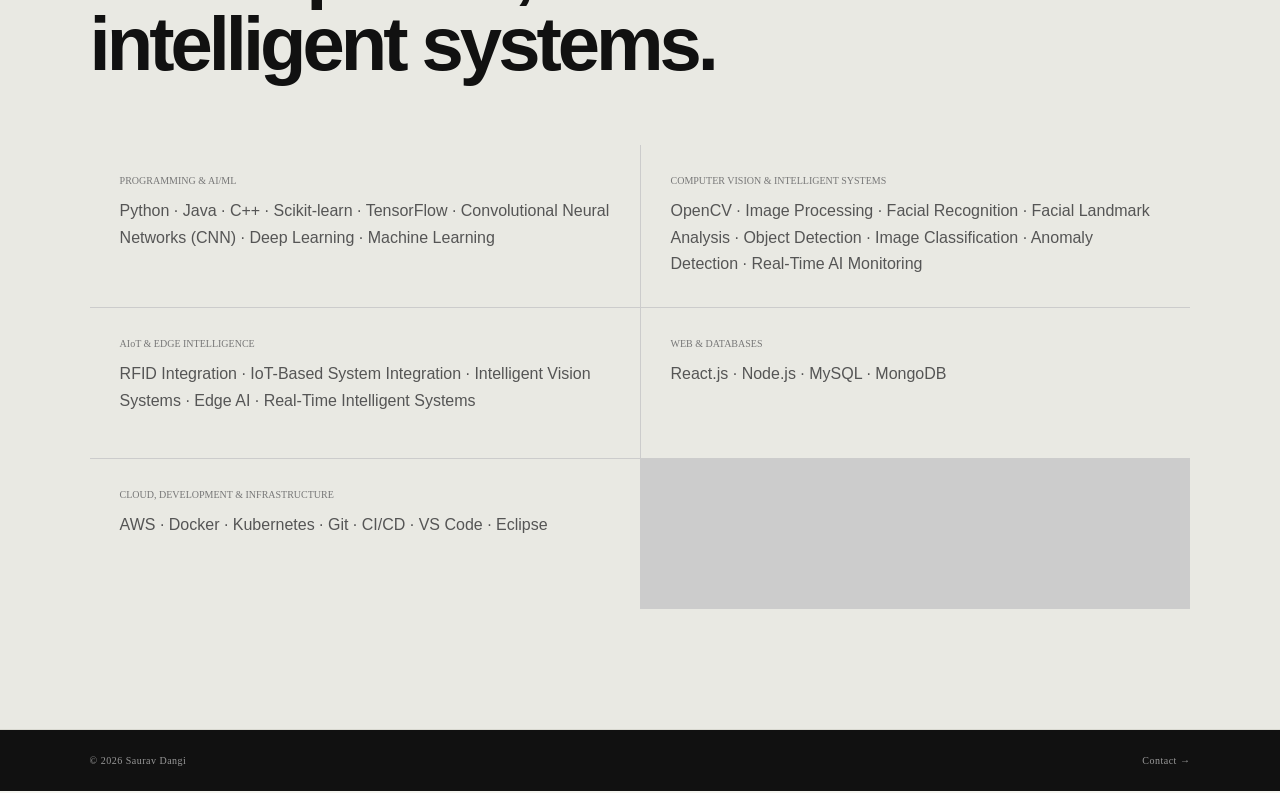
<file: experience.html>
<!DOCTYPE html>
<html lang="en"><head><meta charset="UTF-8"><meta name="viewport" content="width=device-width,initial-scale=1">
<title>Experience | Saurav Dangi</title><link rel="stylesheet" href="style.css"></head>
<body><div class="cursor"></div><div class="cursor-dot"></div><div class="noise"></div>
<header class="nav"><a class="brand" href="index.html">SD<span>.</span></a><button class="menu">☰</button><nav><a href="index.html">Home</a><a href="about.html">About</a><a href="academic.html">Academic Journey</a><a href="research.html">Research</a><a href="projects.html">Projects</a><a class="active" href="experience.html">Experience</a><a href="contact.html">Contact</a></nav></header>
<main><section class="page-hero"><p class="kicker">05 / EXPERIENCE</p><h1 class="reveal">Learning by<br><em>building.</em></h1></section>
<section class="section two"><div><p class="label">JUN 2024</p><h2>Java Developer Intern</h2></div><div><p class="bigtext">Techno Hacks Solutions Pvt. Ltd.</p><p class="text">Nashik, India</p><ul class="clean-list"><li>Built and tested functional Java applications and problem-solving modules.</li><li>Applied debugging and structured programming techniques to improve code reliability.</li><li>Gained hands-on exposure to IDE-based development, testing and implementation of programming solutions.</li></ul></div></section>
<section class="section muted"><div class="section-head"><p class="label">TECHNICAL SKILLS</p><h2>The tools I use across development, AI and intelligent systems.</h2></div><div class="skill-matrix full-skills">
<div><span>PROGRAMMING & AI/ML</span><p>Python · Java · C++ · Scikit-learn · TensorFlow · Convolutional Neural Networks (CNN) · Deep Learning · Machine Learning</p></div>
<div><span>COMPUTER VISION & INTELLIGENT SYSTEMS</span><p>OpenCV · Image Processing · Facial Recognition · Facial Landmark Analysis · Object Detection · Image Classification · Anomaly Detection · Real-Time AI Monitoring</p></div>
<div><span>AIoT & EDGE INTELLIGENCE</span><p>RFID Integration · IoT-Based System Integration · Intelligent Vision Systems · Edge AI · Real-Time Intelligent Systems</p></div>
<div><span>WEB & DATABASES</span><p>React.js · Node.js · MySQL · MongoDB</p></div>
<div><span>CLOUD, DEVELOPMENT & INFRASTRUCTURE</span><p>AWS · Docker · Kubernetes · Git · CI/CD · VS Code · Eclipse</p></div>
</div></section></main><footer><span>© 2026 Saurav Dangi</span><a href="contact.html">Contact →</a></footer><script src="script.js"></script></body></html>
</file>
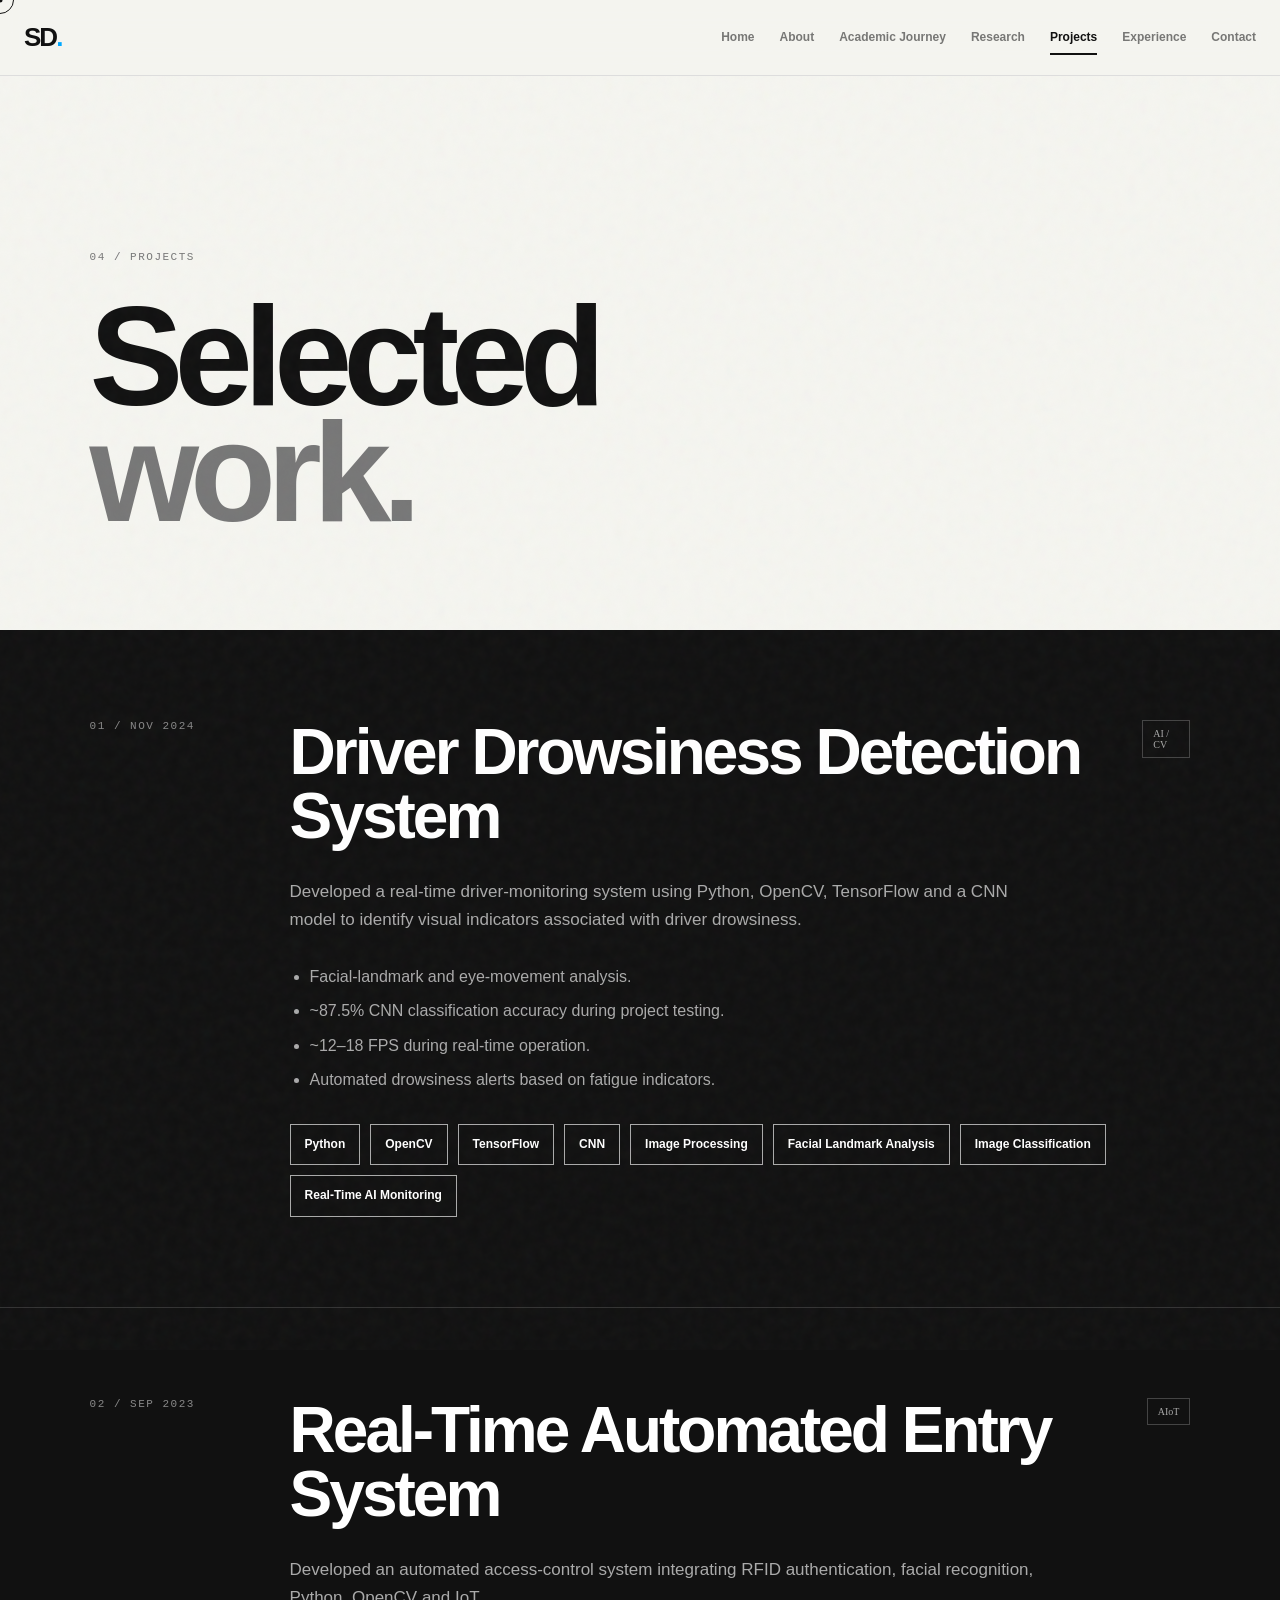
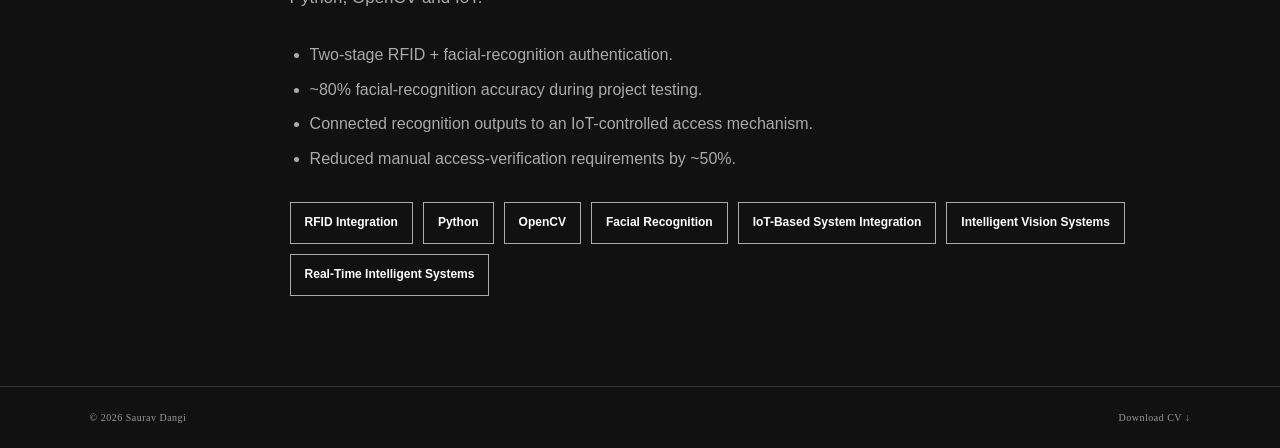
<file: projects.html>
<!DOCTYPE html>
<html lang="en"><head><meta charset="UTF-8"><meta name="viewport" content="width=device-width,initial-scale=1">
<title>Projects | Saurav Dangi</title><link rel="stylesheet" href="style.css"></head>
<body><div class="cursor"></div><div class="cursor-dot"></div><div class="noise"></div>
<header class="nav"><a class="brand" href="index.html">SD<span>.</span></a><button class="menu">☰</button><nav><a href="index.html">Home</a><a href="about.html">About</a><a href="academic.html">Academic Journey</a><a href="research.html">Research</a><a class="active" href="projects.html">Projects</a><a href="experience.html">Experience</a><a href="contact.html">Contact</a></nav></header>
<main><section class="page-hero"><p class="kicker">04 / PROJECTS</p><h1 class="reveal">Selected<br><em>work.</em></h1></section>
<section class="project-list">
<article class="project-card"><div class="project-no">01 / NOV 2024</div><div><div class="project-title"><h2>Driver Drowsiness Detection System</h2><span>AI / CV</span></div><p>Developed a real-time driver-monitoring system using Python, OpenCV, TensorFlow and a CNN model to identify visual indicators associated with driver drowsiness.</p><ul><li>Facial-landmark and eye-movement analysis.</li><li>~87.5% CNN classification accuracy during project testing.</li><li>~12–18 FPS during real-time operation.</li><li>Automated drowsiness alerts based on fatigue indicators.</li></ul><div class="chips"><b>Python</b><b>OpenCV</b><b>TensorFlow</b><b>CNN</b><b>Image Processing</b><b>Facial Landmark Analysis</b><b>Image Classification</b><b>Real-Time AI Monitoring</b></div></div></article>
<article class="project-card"><div class="project-no">02 / SEP 2023</div><div><div class="project-title"><h2>Real-Time Automated Entry System</h2><span>AIoT</span></div><p>Developed an automated access-control system integrating RFID authentication, facial recognition, Python, OpenCV and IoT.</p><ul><li>Two-stage RFID + facial-recognition authentication.</li><li>~80% facial-recognition accuracy during project testing.</li><li>Connected recognition outputs to an IoT-controlled access mechanism.</li><li>Reduced manual access-verification requirements by ~50%.</li></ul><div class="chips"><b>RFID Integration</b><b>Python</b><b>OpenCV</b><b>Facial Recognition</b><b>IoT-Based System Integration</b><b>Intelligent Vision Systems</b><b>Real-Time Intelligent Systems</b></div></div></article>
</section></main><footer><span>© 2026 Saurav Dangi</span><a href="CV_Saurav.pdf" download>Download CV ↓</a></footer><script src="script.js"></script></body></html>
</file>
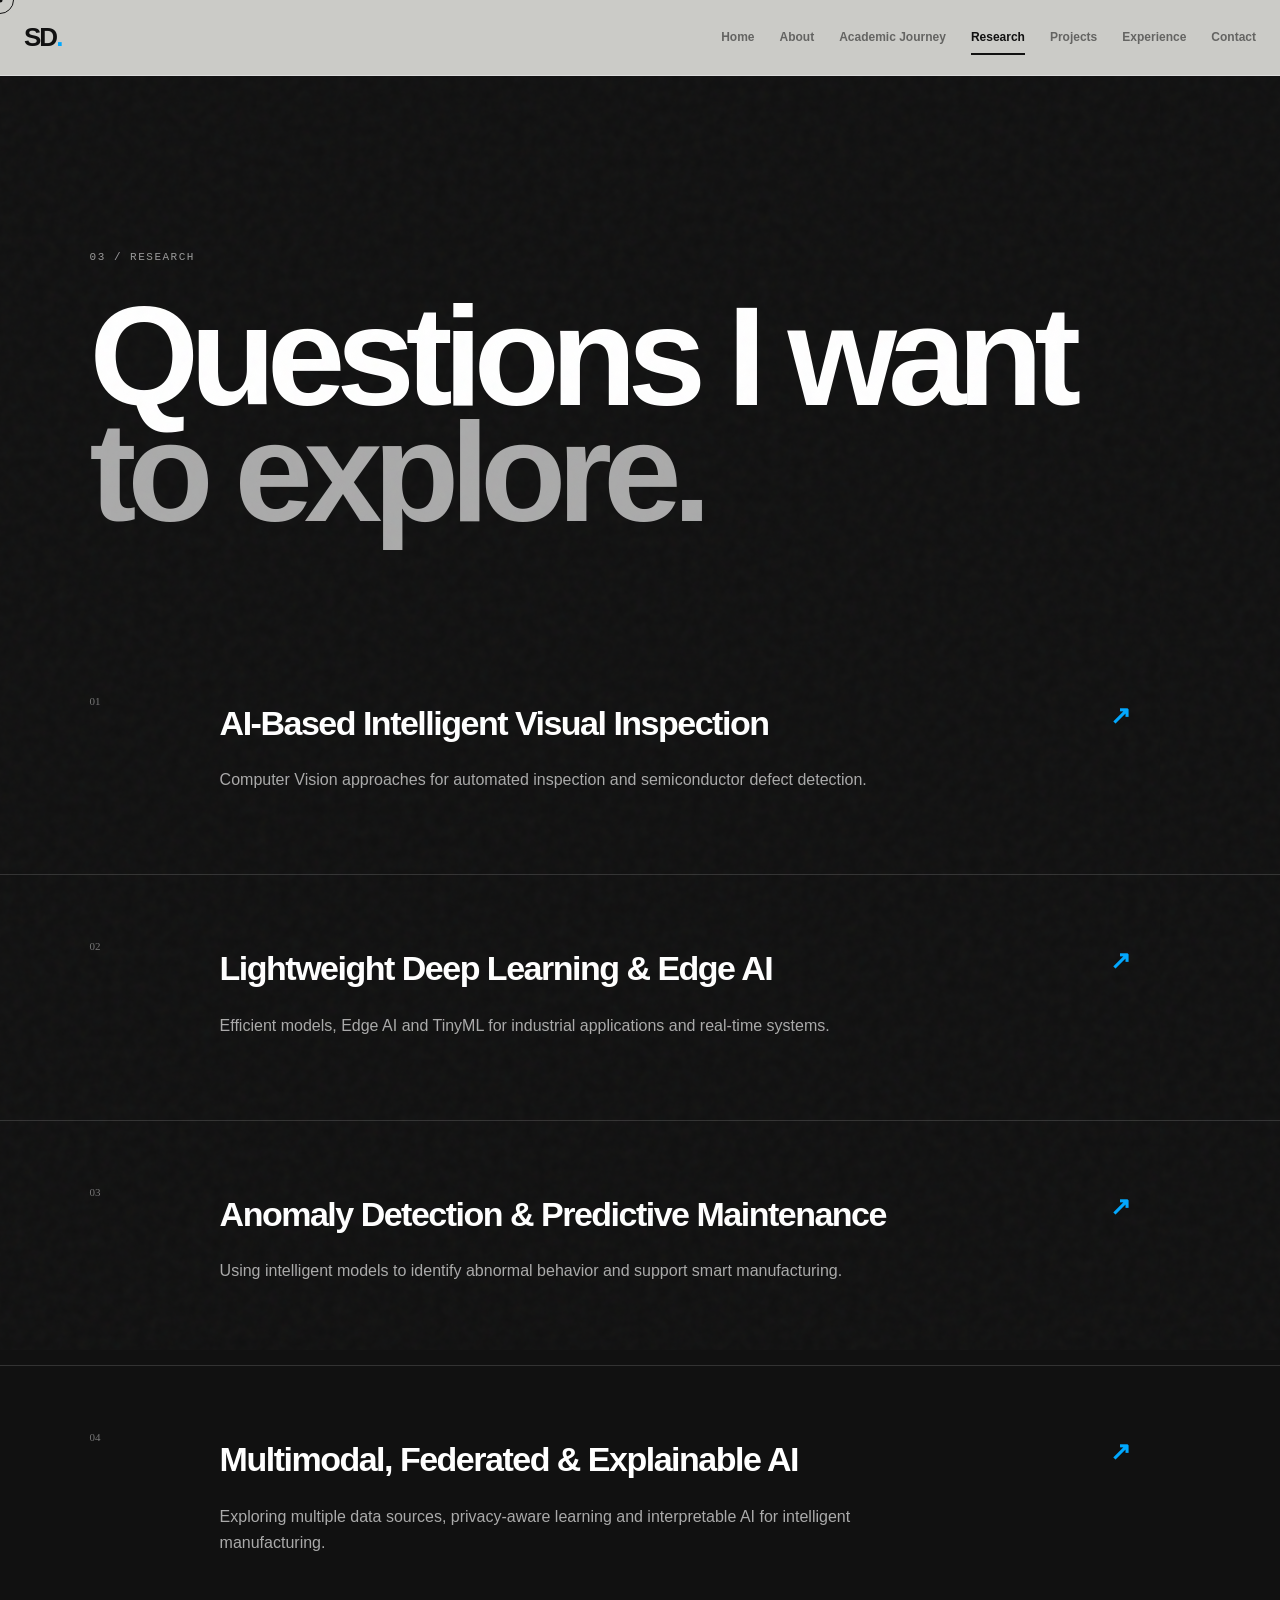
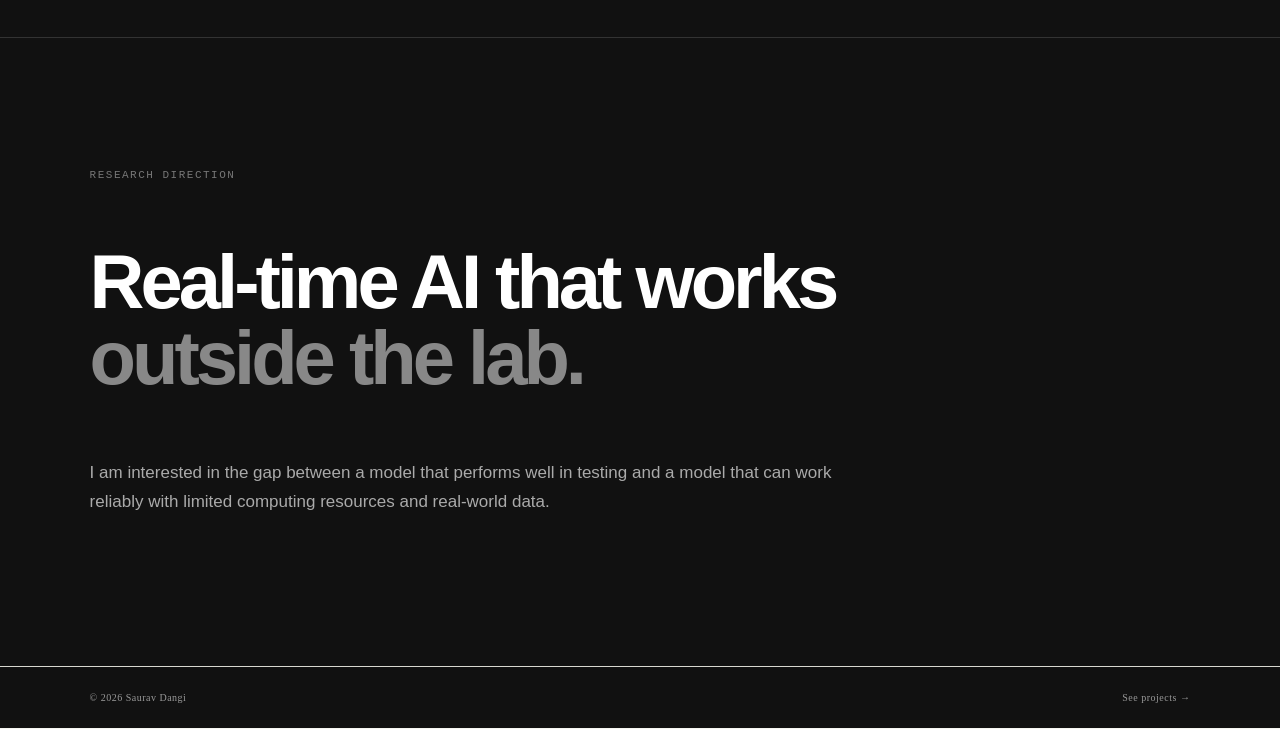
<file: research.html>
<!DOCTYPE html>
<html lang="en"><head><meta charset="UTF-8"><meta name="viewport" content="width=device-width,initial-scale=1">
<title>Research | Saurav Dangi</title><link rel="stylesheet" href="style.css"></head>
<body><div class="cursor"></div><div class="cursor-dot"></div><div class="noise"></div>
<header class="nav"><a class="brand" href="index.html">SD<span>.</span></a><button class="menu">☰</button><nav><a href="index.html">Home</a><a href="about.html">About</a><a href="academic.html">Academic Journey</a><a class="active" href="research.html">Research</a><a href="projects.html">Projects</a><a href="experience.html">Experience</a><a href="contact.html">Contact</a></nav></header>
<main><section class="page-hero dark-hero"><p class="kicker">03 / RESEARCH</p><h1 class="reveal">Questions I want<br><em>to explore.</em></h1></section>
<section class="research-list">
<article><span>01</span><div><h2>AI-Based Intelligent Visual Inspection</h2><p>Computer Vision approaches for automated inspection and semiconductor defect detection.</p></div><b>↗</b></article>
<article><span>02</span><div><h2>Lightweight Deep Learning & Edge AI</h2><p>Efficient models, Edge AI and TinyML for industrial applications and real-time systems.</p></div><b>↗</b></article>
<article><span>03</span><div><h2>Anomaly Detection & Predictive Maintenance</h2><p>Using intelligent models to identify abnormal behavior and support smart manufacturing.</p></div><b>↗</b></article>
<article><span>04</span><div><h2>Multimodal, Federated & Explainable AI</h2><p>Exploring multiple data sources, privacy-aware learning and interpretable AI for intelligent manufacturing.</p></div><b>↗</b></article>
</section>
<section class="section dark"><p class="label">RESEARCH DIRECTION</p><h2>Real-time AI that works <span>outside the lab.</span></h2><p class="text light">I am interested in the gap between a model that performs well in testing and a model that can work reliably with limited computing resources and real-world data.</p></section></main>
<footer><span>© 2026 Saurav Dangi</span><a href="projects.html">See projects →</a></footer><script src="script.js"></script></body></html>
</file>
<file: style.css>
*{box-sizing:border-box}html{scroll-behavior:smooth}body{margin:0;background:#f5f5f0;color:#111;font-family:Inter,Arial,sans-serif;line-height:1.65;overflow-x:hidden}a{color:inherit;text-decoration:none}.container{width:min(1180px,calc(100% - 48px));margin:auto}
:root{--lime:#00a8ff;--black:#101010;--grey:#666;--line:#d8d8d0}
.noise{position:fixed;inset:-50%;z-index:50;pointer-events:none;opacity:.035;background-image:url("data:image/svg+xml,%3Csvg viewBox='0 0 180 180' xmlns='http://www.w3.org/2000/svg'%3E%3Cfilter id='n'%3E%3CfeTurbulence type='fractalNoise' baseFrequency='.9' numOctaves='4' stitchTiles='stitch'/%3E%3C/filter%3E%3Crect width='100%25' height='100%25' filter='url(%23n)'/%3E%3C/svg%3E");animation:noise .2s steps(2) infinite}.cursor{position:fixed;width:28px;height:28px;border:1px solid #111;border-radius:50%;pointer-events:none;z-index:200;transform:translate(-50%,-50%);transition:width .2s,height .2s}.cursor-dot{position:fixed;width:5px;height:5px;background:#111;border-radius:50%;pointer-events:none;z-index:201;transform:translate(-50%,-50%)}.loader{position:fixed;inset:0;background:#111;color:#fff;z-index:999;display:grid;place-content:center;transition:opacity .7s,visibility .7s}.loader.hide{opacity:0;visibility:hidden}.loader-name{font-size:65px;font-weight:800;letter-spacing:-5px}.loader-name span{color:var(--lime)}.loader-bar{width:250px;height:2px;background:#444;margin-top:25px}.loader-bar i{display:block;width:0;height:100%;background:var(--lime);animation:load 1.5s forwards}
.nav{height:76px;padding:0 24px;display:flex;align-items:center;justify-content:space-between;position:fixed;top:0;left:0;right:0;z-index:100;background:rgba(245,245,240,.82);backdrop-filter:blur(16px);border-bottom:1px solid #ddd}.brand{font-size:26px;font-weight:800;letter-spacing:-2px}.brand span{color:#00a8ff}.nav nav{display:flex;gap:25px;font-size:12px;font-weight:700}.nav nav a{opacity:.55;position:relative}.nav nav a.active,.nav nav a:hover{opacity:1}.nav nav a.active:after{content:"";position:absolute;height:2px;left:0;right:0;bottom:-8px;background:#111}.menu{display:none;border:0;background:none;font-size:25px}
.hero{min-height:100vh;padding:150px 7vw 60px;position:relative;display:flex;align-items:center}.hero-grid{width:min(1280px,100%);margin:auto;display:grid;grid-template-columns:1.1fr .9fr;gap:7vw;align-items:center}.kicker,.label,.section-number,.project-no{font:500 11px 'DM Mono',monospace;letter-spacing:1.5px;color:#777}.hero h1,.page-hero h1,.contact-hero h1{font-size:clamp(75px,11vw,160px);line-height:.82;letter-spacing:-9px;margin:25px 0}.hero h1 em,.page-hero h1 em,.contact-hero h1 em{font-style:normal;color:#777}.lead{max-width:650px;font-size:18px;color:#555}.buttons{display:flex;gap:12px;margin-top:35px;flex-wrap:wrap}.btn{border:1px solid #111;padding:13px 20px;font-size:12px;font-weight:800}.btn.fill{background:#111;color:#fff}.btn:hover{transform:translateY(-3px)}.scroll{position:absolute;bottom:30px;left:7vw;font:10px 'DM Mono';color:#777}.scroll span{color:#111;font-size:18px}
.hero-visual{height:520px;background:#111;color:#fff;position:relative;display:grid;place-items:center;overflow:hidden}.hero-visual:before{content:"";position:absolute;width:120%;height:120%;background:linear-gradient(120deg,transparent 40%,rgba(0,168,255,.13),transparent 60%);animation:sweep 4s infinite}.rings,.rings:before,.rings:after{position:absolute;border:1px solid #444;border-radius:50%;content:"";width:320px;height:320px}.rings:before{width:440px;height:440px;left:-61px;top:-61px}.rings:after{width:580px;height:580px;left:-131px;top:-131px}.core{font-size:110px;font-weight:800;letter-spacing:-9px;z-index:2}.orbit-label{position:absolute;font:10px 'DM Mono';color:var(--lime);z-index:3}.one{top:22%;left:23%}.two{right:18%;top:35%}.three{bottom:21%;left:29%}
.marquee{overflow:hidden;background:var(--lime);white-space:nowrap;display:flex;border-bottom:1px solid #111}.marquee div{font-size:13px;font-weight:800;letter-spacing:1px;padding:13px 0;animation:marquee 25s linear infinite;min-width:100%}
.section{padding:120px 7vw;border-bottom:1px solid var(--line)}.intro{display:grid;grid-template-columns:150px 1fr;gap:60px}.section h2{font-size:clamp(40px,6vw,76px);line-height:1;letter-spacing:-4px;max-width:850px}.section h2 span{color:#888}.text{max-width:750px;color:#666;font-size:17px;margin:30px 0}.text-link{font-weight:800;border-bottom:1px solid #111;padding-bottom:4px}.stats{display:grid;grid-template-columns:repeat(4,1fr);background:#111;color:#fff}.stats div{padding:50px 7vw;border-right:1px solid #333}.stats strong{display:block;font-size:42px;letter-spacing:-3px}.stats span{font:10px 'DM Mono';color:#999}
.page-hero{padding:180px 7vw 100px;min-height:70vh;display:flex;flex-direction:column;justify-content:end}.page-hero h1{margin-bottom:0}.dark-hero{background:#111;color:#fff}.dark-hero .kicker{color:#999}.dark-hero h1 em{color:#aaa}
.two{display:grid;grid-template-columns:.65fr 1.35fr;gap:100px}.bigtext{font-size:30px;line-height:1.3;letter-spacing:-1px}.muted{background:#e9e9e3}.section-head{margin-bottom:50px}.education-card{display:grid;grid-template-columns:repeat(3,1fr);border:1px solid #bbb}.education-card div{padding:30px;border-right:1px solid #bbb}.education-card span,.skill-matrix span{display:block;font:10px 'DM Mono';color:#777;margin-bottom:12px}.education-card strong{font-size:17px}.chips{display:flex;flex-wrap:wrap;gap:10px}.chips b{border:1px solid #aaa;padding:10px 14px;font-size:12px;font-weight:600}
.research-list{background:#111;color:#fff}.research-list article{display:grid;grid-template-columns:100px 1fr 80px;gap:30px;align-items:start;padding:65px 7vw;border-bottom:1px solid #333;transition:.4s}.research-list article:hover{background:#191919;padding-left:9vw}.research-list span{font:11px 'DM Mono';color:#777}.research-list h2{font-size:34px;letter-spacing:-1.5px;margin:0 0 15px}.research-list p{color:#aaa;max-width:650px}.research-list b{font-size:25px;color:var(--lime)}.dark{background:#111;color:#fff}.light{color:#aaa}.project-list{background:#111;color:#fff}.project-card{display:grid;grid-template-columns:150px 1fr;gap:50px;padding:90px 7vw;border-bottom:1px solid #333;transition:.5s}.project-card:hover{background:#171717}.project-no{color:#888}.project-title{display:flex;justify-content:space-between;gap:30px;align-items:start}.project-title h2{font-size:clamp(35px,5vw,65px);line-height:1;letter-spacing:-3px;margin:0}.project-title span{border:1px solid #444;padding:7px 10px;font:10px 'DM Mono';color:#aaa}.project-card p{max-width:750px;color:#aaa;font-size:17px;margin:30px 0}.project-card ul,.clean-list{color:#aaa;padding-left:20px;display:grid;gap:8px}.project-card .chips{margin-top:30px}.skill-matrix{display:grid;grid-template-columns:repeat(2,1fr);gap:1px;background:#ccc}.skill-matrix div{background:#e9e9e3;padding:30px;min-height:150px}.skill-matrix p{margin:0;color:#555}.clean-list{margin-top:30px}
.contact-hero{min-height:100vh;background:var(--lime);padding:150px 7vw 80px;display:flex;flex-direction:column;justify-content:center}.contact-hero h1{margin:30px 0}.contact-hero>p:not(.kicker){font-size:20px;color:#444}.contact-links{display:flex;flex-wrap:wrap;gap:12px;margin-top:35px}.contact-links a{border:1px solid #111;padding:13px 18px;font-weight:800;font-size:12px}.contact-links a:hover{background:#111;color:#fff}
footer{padding:25px 7vw;background:#111;color:#999;display:flex;justify-content:space-between;font:10px 'DM Mono';letter-spacing:.5px}
.reveal{opacity:0;transform:translateY(45px);animation:reveal .9s .15s forwards}.page-hero .reveal{animation-delay:.2s}
@keyframes reveal{to{opacity:1;transform:none}}@keyframes load{to{width:100%}}@keyframes marquee{to{transform:translateX(-100%)}}@keyframes sweep{0%,100%{transform:translateX(-80%)}50%{transform:translateX(80%)}}@keyframes noise{0%{transform:translate(0,0)}25%{transform:translate(2%,-1%)}50%{transform:translate(-1%,2%)}75%{transform:translate(1%,1%)}100%{transform:translate(0,0)}}

/* TECHNICAL SKILLS EXTENSIONS */
.skills-overview-grid,.academic-skills-grid,.research-tech-grid{display:grid;grid-template-columns:repeat(2,1fr);gap:1px;background:#bbb;margin-top:45px;border:1px solid #bbb}
.skills-overview-grid>div,.academic-skills-grid>div,.research-tech-grid>div{background:#e9e9e3;padding:30px;min-height:145px;transition:.35s}
.skills-overview-grid>div:hover,.academic-skills-grid>div:hover,.research-tech-grid>div:hover{background:#111;color:#fff;transform:translateY(-5px)}
.skills-overview-grid span,.academic-skills-grid span,.research-tech-grid b{display:block;font:10px 'DM Mono';color:#777;letter-spacing:1px;margin-bottom:18px}
.skills-overview-grid>div:hover span,.academic-skills-grid>div:hover span,.research-tech-grid>div:hover b{color:#00a8ff}
.skills-overview-grid p,.academic-skills-grid p,.research-tech-grid p{margin:0;color:#555;line-height:1.7}
.skills-overview-grid>div:hover p,.academic-skills-grid>div:hover p,.research-tech-grid>div:hover p{color:#aaa}
.research-tech-grid{background:#333;border-color:#333}
.research-tech-grid>div{background:#151515;color:#fff}
.research-tech-grid>div:hover{background:#00a8ff;color:#111}
.research-tech-grid>div:hover p{color:#111}
.skill-strip{background:#e9e9e3}
.full-skills{grid-template-columns:repeat(2,1fr)}
@media(max-width:800px){.skills-overview-grid,.academic-skills-grid,.research-tech-grid,.full-skills{grid-template-columns:1fr 1fr}}
@media(max-width:560px){.skills-overview-grid,.academic-skills-grid,.research-tech-grid,.full-skills{grid-template-columns:1fr}}

@media(max-width:800px){.nav nav{display:none}.nav nav.open{display:flex;position:absolute;top:76px;left:0;right:0;max-height:calc(100vh - 76px);overflow-y:auto;background:#f5f5f0;padding:25px;flex-direction:column;gap:18px;border-bottom:1px solid #ddd}.nav nav.open a{padding:4px 0}.menu{display:block}.hero-grid,.two{grid-template-columns:1fr}.hero-visual{height:350px}.intro{grid-template-columns:1fr;gap:20px}.stats{grid-template-columns:1fr 1fr}.stats div{padding:30px}.research-list article,.project-card{grid-template-columns:1fr;gap:18px;padding:55px 7vw}.education-card,.skill-matrix{grid-template-columns:1fr}.education-card div{border-right:0;border-bottom:1px solid #bbb}.project-title{flex-direction:column}.page-hero{min-height:55vh}.hero h1,.page-hero h1,.contact-hero h1{letter-spacing:-5px}.cursor,.cursor-dot{display:none}}
@media(max-width:480px){.hero{padding-left:6vw;padding-right:6vw}.section{padding:80px 6vw}.page-hero,.contact-hero{padding-left:6vw;padding-right:6vw}.stats strong{font-size:32px}.stats span{font-size:8px}footer{padding:22px 6vw;gap:15px;flex-direction:column}}

.hero-sub{max-width:680px;color:#aaa;font-size:17px;margin-top:28px}
.journey-intro{background:#f5f5f0}
.semester{padding:90px 7vw;background:#f5f5f0;border-bottom:1px solid #d8d8d0}
.semester.highlight{background:#e9e9e3}
.semester-head{display:grid;grid-template-columns:180px 1fr;column-gap:50px;align-items:start;max-width:1150px;margin:0 auto 45px}
.semester-head>span{font:11px 'DM Mono';color:#777;letter-spacing:1.5px}
.semester-head h2{font-size:clamp(36px,5vw,62px);line-height:1;letter-spacing:-3px;margin:0}
.semester-head p{grid-column:2;color:#666;max-width:680px;margin-top:18px}
.subject-grid{max-width:1150px;margin:auto;display:grid;grid-template-columns:repeat(3,1fr);gap:1px;background:#cfcfc7;border:1px solid #cfcfc7}
.subject-grid>div{background:#f5f5f0;padding:23px;min-height:105px;transition:.3s}
.highlight .subject-grid>div{background:#e9e9e3}
.subject-grid>div:hover{background:#111!important;color:#fff;transform:translateY(-5px)}
.subject-grid b{display:block;font-size:14px;line-height:1.35}
.subject-grid small{display:block;margin-top:10px;font:9px 'DM Mono';color:#888}
.subject-grid .ai-major,.subject-grid .ai-project{border-left:4px solid #00a8ff}
.subject-grid .ai-prep,.subject-grid .ai-support{border-left:4px solid #008fd8}
.ai-map{background:#d9f3ff}
.ai-map-grid{display:grid;grid-template-columns:repeat(3,1fr);gap:1px;background:#111;margin-top:55px;border:1px solid #111}
.ai-map-grid>div{background:#d9f3ff;padding:30px;min-height:200px;transition:.3s}
.ai-map-grid>div:hover{background:#111;color:#fff;transform:translateY(-7px)}
.ai-map-grid span{font:10px 'DM Mono';color:#777}.ai-map-grid h3{font-size:25px;margin:45px 0 10px;letter-spacing:-1px}.ai-map-grid p{font-size:13px;color:#666}.ai-map-grid>div:hover p{color:#aaa}

@media(max-width:800px){.skills-overview-grid,.academic-skills-grid,.research-tech-grid,.full-skills{grid-template-columns:1fr 1fr}}
@media(max-width:560px){.skills-overview-grid,.academic-skills-grid,.research-tech-grid,.full-skills{grid-template-columns:1fr}}

@media(max-width:800px){.semester-head{grid-template-columns:1fr;gap:15px}.semester-head p{grid-column:1}.subject-grid,.ai-map-grid{grid-template-columns:1fr 1fr}}
@media(max-width:480px){.subject-grid,.ai-map-grid{grid-template-columns:1fr}.semester{padding-left:6vw;padding-right:6vw}}
</file>
